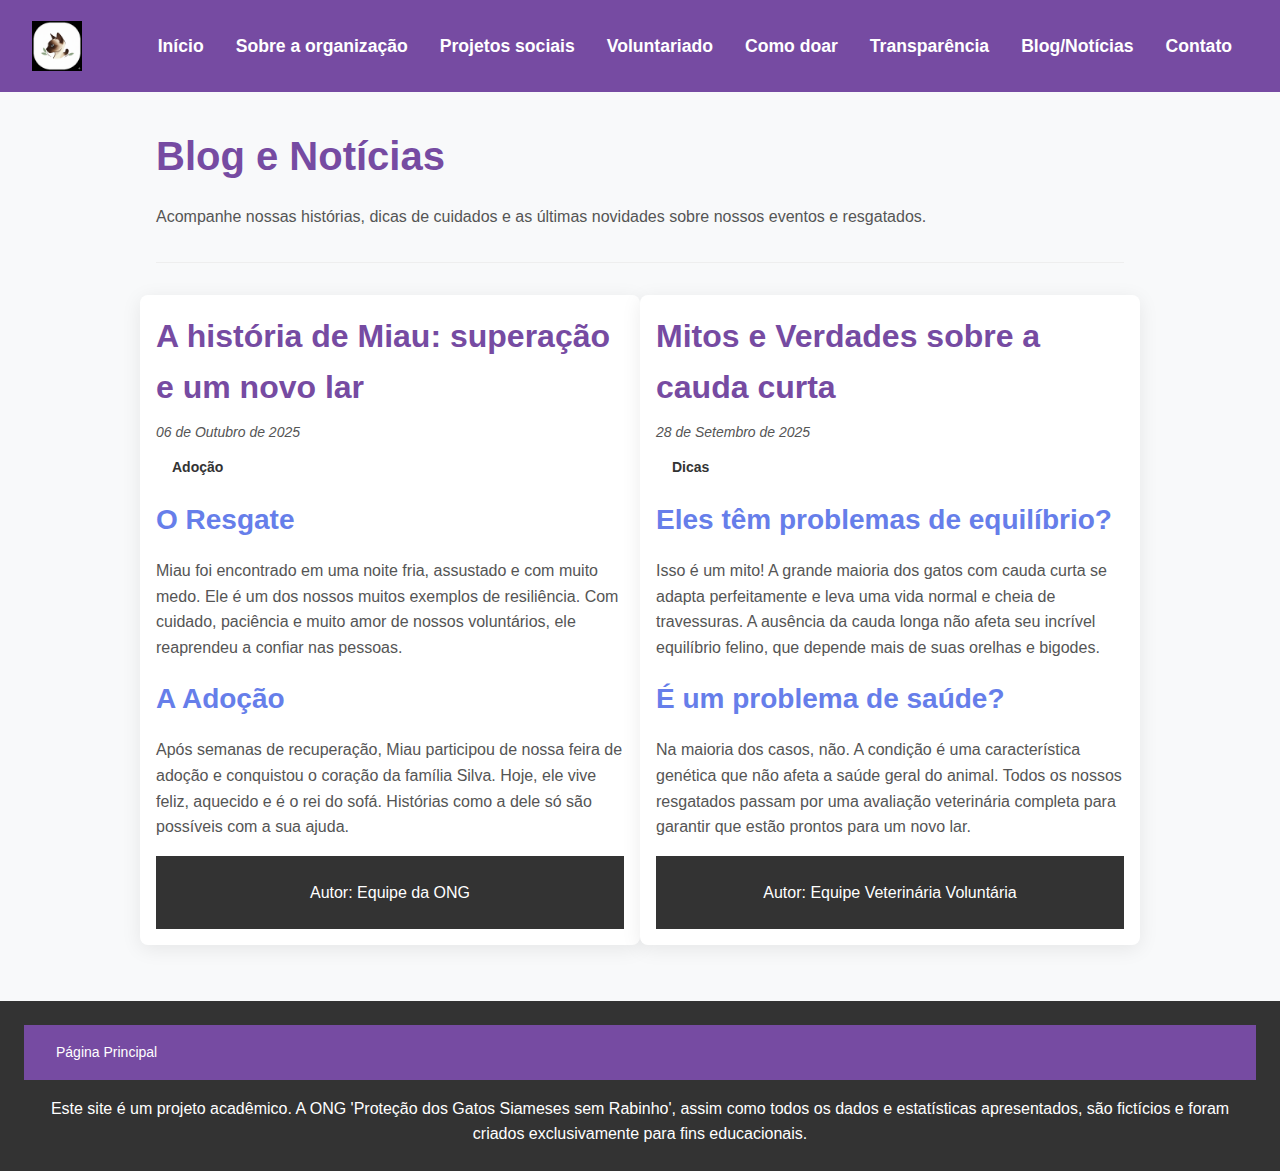
<file: blog.html>
<!DOCTYPE html>
<html lang="pt-BR">
        <head>
    <meta charset="UTF-8">
    <meta name="viewport" content="width=device-width, initial-scale=1.0">
    <title>Blog - ONG Gatos Siameses sem Rabinho</title>
    <link rel="icon" href="img/logomini.png" type="image/png">
    
    <link rel="stylesheet" href="css/styles.css">

</head>
<body>

    <nav>
        <a href="index.html" class="logo-nav">
            <img src="img/logomini.png" alt="Logo Mini da ONG">
        </a>
        
        <h2>Menu Principal</h2>
        
        <ul>
            <li><a href="index.html">Início</a></li>
            <li><a href="sobre.html">Sobre a organização</a></li>
            <li><a href="projetos.html">Projetos sociais</a></li>
            <li><a href="voluntariado.html">Voluntariado</a></li>
            <li><a href="doacoes.html">Como doar</a></li>
            <li><a href="transparencia.html">Transparência</a></li>
            <li><a href="blog.html">Blog/Notícias</a></li>
            <li><a href="contato.html">Contato</a></li>
        </ul>

        <button class="menu-hamburguer" onclick="toggleMenu()">&#9776;</button>

    </nav>

    <ul class="nav-links-mobile" id="nav-links-mobile">
        <li><a href="index.html">Início</a></li>
        <li><a href="sobre.html">Sobre a organização</a></li>
        <li><a href="projetos.html">Projetos sociais</a></li>
        <li><a href="voluntariado.html">Voluntariado</a></li>
        <li><a href="doacoes.html">Como doar</a></li>
        <li><a href="transparencia.html">Transparência</a></li>
        <li><a href="blog.html">Blog/Notícias</a></li>
        <li><a href="contato.html">Contato</a></li>
    </ul>


    <main>
        <h1>Blog e Notícias</h1>
        <p>Acompanhe nossas histórias, dicas de cuidados e as últimas novidades sobre nossos eventos e resgatados.</p>
        
        <hr>

        <section class="row">

            <article class="card col-md-6">
                <header>
                    <h2>A história de Miau: superação e um novo lar</h2>
                    <time datetime="2025-10-06">06 de Outubro de 2025</time>
                    
                    <div class="tags-container">
                        <span class="badge">Adoção</span>
                    </div>
                </header>
                <section>
                    <h3>O Resgate</h3>
                    <p>Miau foi encontrado em uma noite fria, assustado e com muito medo. Ele é um dos nossos muitos exemplos de resiliência. Com cuidado, paciência e muito amor de nossos voluntários, ele reaprendeu a confiar nas pessoas.</p>
                    <h3>A Adoção</h3>
                    <p>Após semanas de recuperação, Miau participou de nossa feira de adoção e conquistou o coração da família Silva. Hoje, ele vive feliz, aquecido e é o rei do sofá. Histórias como a dele só são possíveis com a sua ajuda.</p>
                </section>
                <footer>
                    <p>Autor: Equipe da ONG</p>
                </footer>
            </article>

            <article class="card col-md-6">
                <header>
                    <h2>Mitos e Verdades sobre a cauda curta</h2>
                    <time datetime="2025-09-28">28 de Setembro de 2025</time>
                    
                    <div class="tags-container">
                        <span class="badge">Dicas</span>
                    </div>
                </header>
                <section>
                    <h3>Eles têm problemas de equilíbrio?</h3>
                    <p>Isso é um mito! A grande maioria dos gatos com cauda curta se adapta perfeitamente e leva uma vida normal e cheia de travessuras. A ausência da cauda longa não afeta seu incrível equilíbrio felino, que depende mais de suas orelhas e bigodes.</p>
                    <h3>É um problema de saúde?</h3>
                    <p>Na maioria dos casos, não. A condição é uma característica genética que não afeta a saúde geral do animal. Todos os nossos resgatados passam por uma avaliação veterinária completa para garantir que estão prontos para um novo lar.</p>
                </section>
                <footer>
                    <p>Autor: Equipe Veterinária Voluntária</p>
                </footer>
            </article>

        </section> </main>

    <footer>
        <nav class="nav-footer">
            <a href="index.html">Página Principal</a>
        </nav>
        <p>Este site é um projeto acadêmico. A ONG 'Proteção dos Gatos Siameses sem Rabinho', assim como todos os dados e estatísticas apresentados, são fictícios e foram criados exclusivamente para fins educacionais.</p>
    </footer>

    <script>
        function toggleMenu() {
            var links = document.getElementById("nav-links-mobile");
            links.classList.toggle("ativo");
        }
    </script>
    
</body>
</html>
</file>
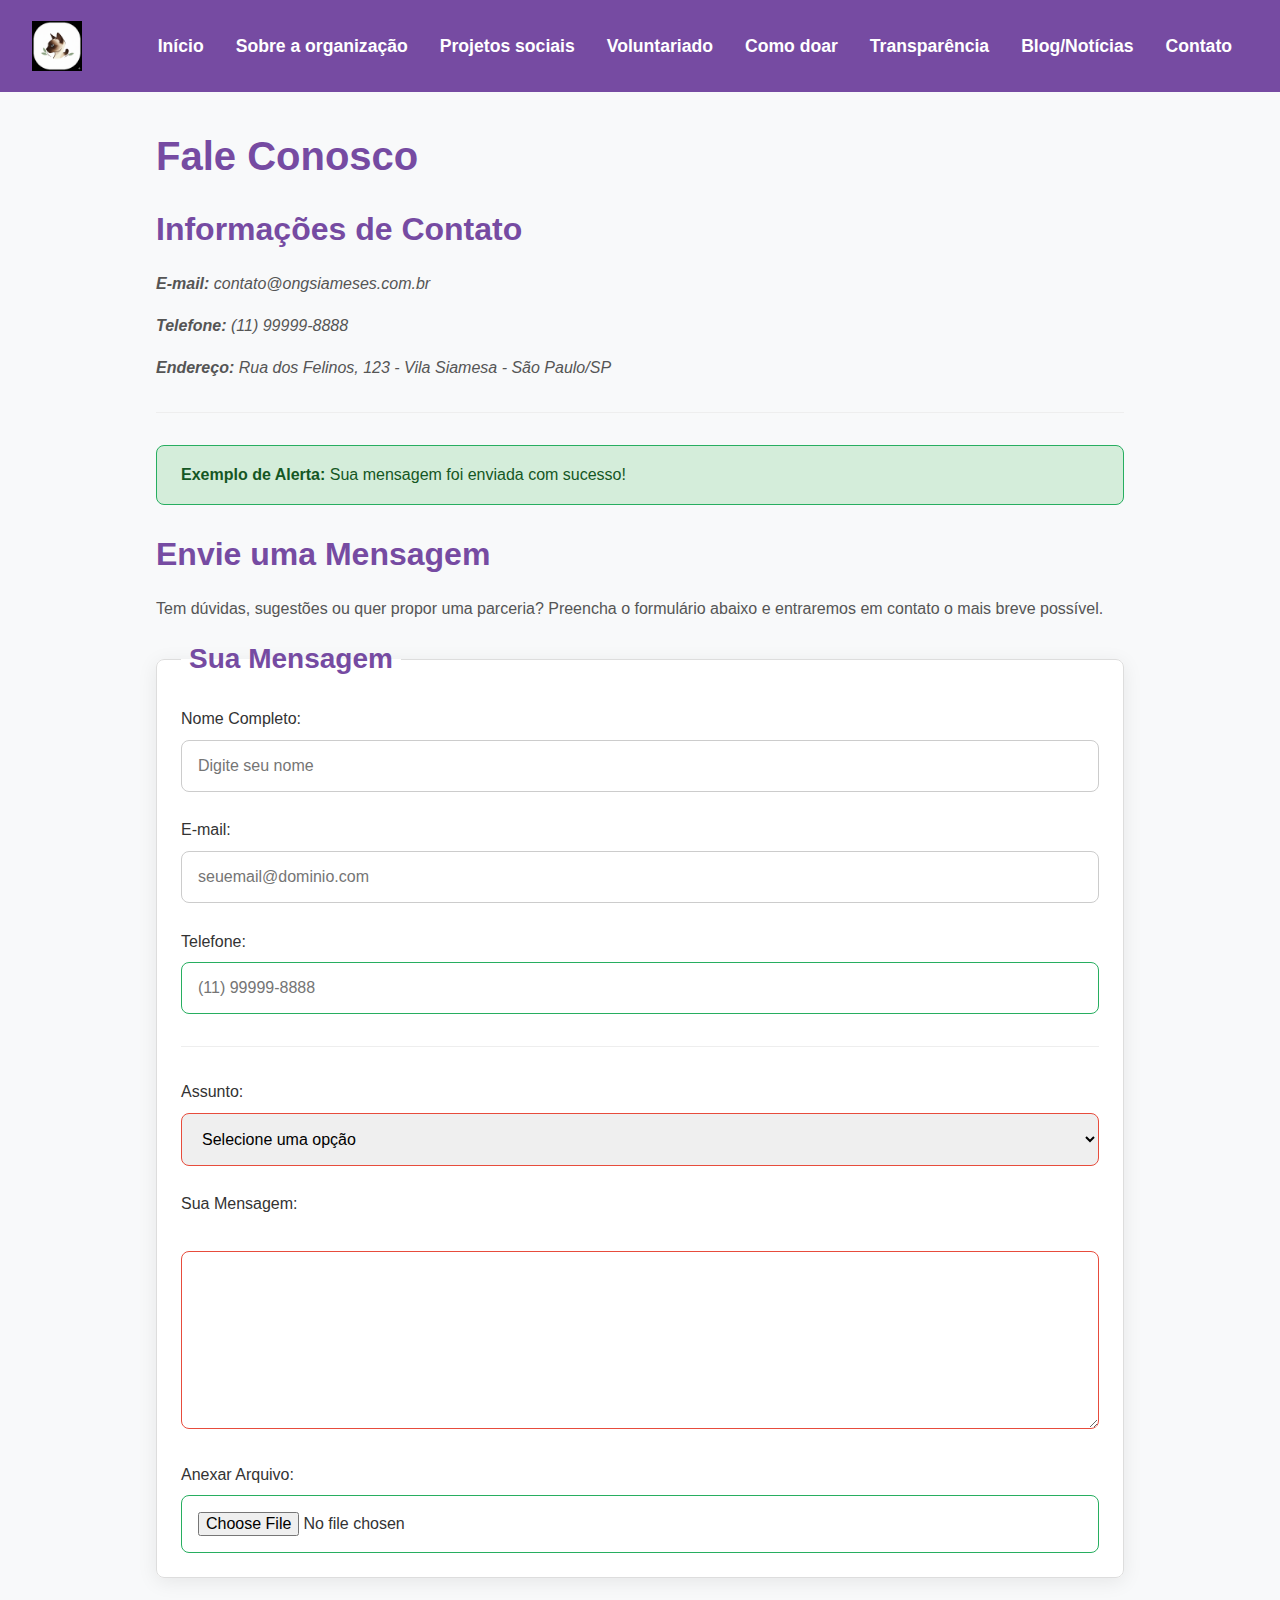
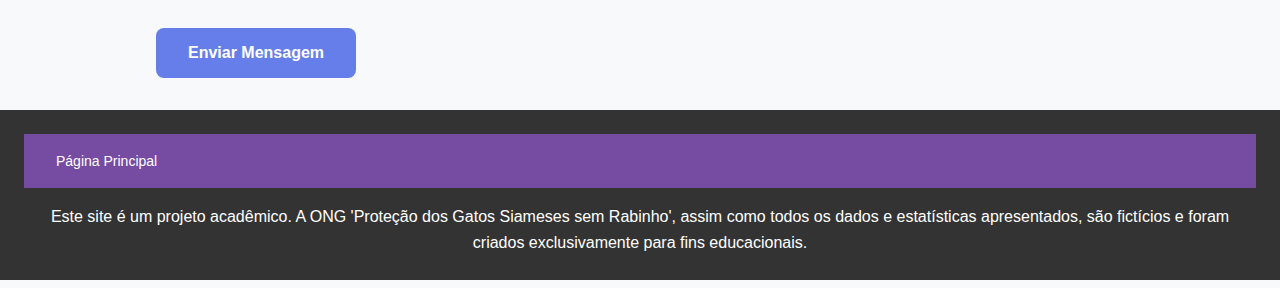
<file: contato.html>
<!DOCTYPE html>
<html lang="pt-BR">
        <head>
    <meta charset="UTF-8">
    <meta name="viewport" content="width=device-width, initial-scale=1.0">
    <title>Contato - ONG Gatos Siameses sem Rabinho</title>
    <link rel="icon" href="img/logomini.png" type="image/png">

    <link rel="stylesheet" href="css/styles.css">
</head>
<body>

    <nav>
        <a href="index.html" class="logo-nav">
            <img src="img/logomini.png" alt="Logo Mini da ONG">
        </a>
        
        <h2>Menu Principal</h2>
        
        <ul>
            <li><a href="index.html">Início</a></li>
            <li><a href="sobre.html">Sobre a organização</a></li>
            <li><a href="projetos.html">Projetos sociais</a></li>
            <li><a href="voluntariado.html">Voluntariado</a></li>
            <li><a href="doacoes.html">Como doar</a></li>
            <li><a href="transparencia.html">Transparência</a></li>
            <li><a href="blog.html">Blog/Notícias</a></li>
            <li><a href="contato.html">Contato</a></li>
        </ul>

        <button class="menu-hamburguer" onclick="toggleMenu()">&#9776;</button>

    </nav>

    <ul class="nav-links-mobile" id="nav-links-mobile">
        <li><a href="index.html">Início</a></li>
        <li><a href="sobre.html">Sobre a organização</a></li>
        <li><a href="projetos.html">Projetos sociais</a></li>
        <li><a href="voluntariado.html">Voluntariado</a></li>
        <li><a href="doacoes.html">Como doar</a></li>
        <li><a href="transparencia.html">Transparência</a></li>
        <li><a href="blog.html">Blog/Notícias</a></li>
        <li><a href="contato.html">Contato</a></li>
    </ul>

    <main>
        <h1>Fale Conosco</h1>

        <section>
            <h2>Informações de Contato</h2>
            <address>
                <p><strong>E-mail:</strong> contato@ongsiameses.com.br</p>
                <p><strong>Telefone:</strong> (11) 99999-8888</p>
                <p><strong>Endereço:</strong> Rua dos Felinos, 123 - Vila Siamesa - São Paulo/SP</p>
            </address>
        </section>

        <hr>

        <section>

            <div class="alert alert-sucesso">
                <strong>Exemplo de Alerta:</strong> Sua mensagem foi enviada com sucesso!
            </div>

            <h2>Envie uma Mensagem</h2>
            <p>Tem dúvidas, sugestões ou quer propor uma parceria? Preencha o formulário abaixo e entraremos em contato o mais breve possível.</p>
            
            <form action="#" method="post" enctype="multipart/form-data">
                <fieldset>
                    <legend>Sua Mensagem</legend>
                    <label for="nome_cont">Nome Completo:</label>
                    <input type="text" id="nome_cont" name="nome_cont" placeholder="Digite seu nome" required>
                    <br><br>
                    <label for="email_cont">E-mail:</label>
                    <input type="email" id="email_cont" name="email_cont" placeholder="seuemail@dominio.com" required>
                    <br><br>
                    <label for="tel_cont">Telefone:</label>
                    <input type="tel" id="tel_cont" name="tel_cont" placeholder="(11) 99999-8888">
                    
                    <hr>

                    <label for="assunto">Assunto:</label>
                    <select id="assunto" name="assunto" required>
                        <option value="" disabled selected>Selecione uma opção</option>
                        <option value="doacoes">Doações</option>
                        <option value="voluntariado">Voluntariado</option>
                        <option value="parcerias">Parcerias</option>
                        <option value="outro">Outro</option>
                    </select>
                    <br><br>

                    <label for="mensagem">Sua Mensagem:</label><br>
                    <textarea id="mensagem" name="mensagem" rows="8" cols="50" required></textarea>
                    <br><br>

                    <label for="anexo">Anexar Arquivo:</label>
                    <input type="file" id="anexo" name="anexo">
                    <br>
                </fieldset>
                
                <br>
                <button type="submit" class="botao">Enviar Mensagem</button>
            </form>
        </section>

    </main>

    <footer>
        <nav class="nav-footer">
            <a href="index.html">Página Principal</a>
        </nav>
        <p>Este site é um projeto acadêmico. A ONG 'Proteção dos Gatos Siameses sem Rabinho', assim como todos os dados e estatísticas apresentados, são fictícios e foram criados exclusivamente para fins educacionais.</p>
    </footer>

    <script>
        function toggleMenu() {
            var links = document.getElementById("nav-links-mobile");
            links.classList.toggle("ativo");
        }
    </script>
    
</body>
</html>
</file>
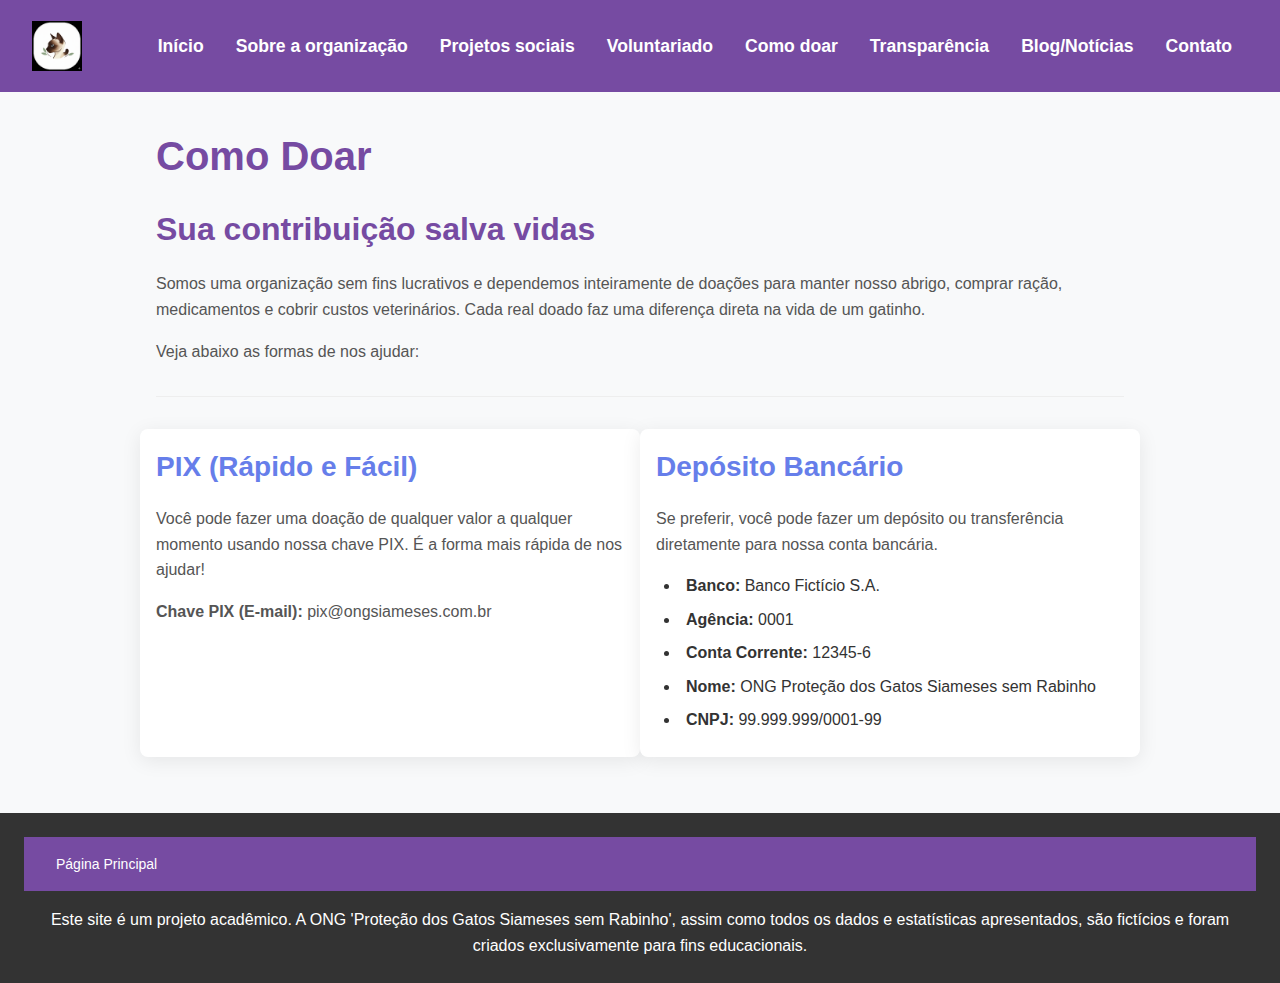
<file: doacoes.html>
<!DOCTYPE html>
<html lang="pt-BR">
        <head>
    <meta charset="UTF-8">
    <meta name="viewport" content="width=device-width, initial-scale=1.0">
    <title>Como Doar - ONG Gatos Siameses sem Rabinho</title>
    <link rel="icon" href="img/logomini.png" type="image/png">

    <link rel="stylesheet" href="css/styles.css">
</head>
<body>
    
    <nav>
        <a href="index.html" class="logo-nav">
            <img src="img/logomini.png" alt="Logo Mini da ONG">
        </a>
        
        <h2>Menu Principal</h2>
        
        <ul>
            <li><a href="index.html">Início</a></li>
            <li><a href="sobre.html">Sobre a organização</a></li>
            <li><a href="projetos.html">Projetos sociais</a></li>
            <li><a href="voluntariado.html">Voluntariado</a></li>
            <li><a href="doacoes.html">Como doar</a></li>
            <li><a href="transparencia.html">Transparência</a></li>
            <li><a href="blog.html">Blog/Notícias</a></li>
            <li><a href="contato.html">Contato</a></li>
        </ul>

        <button class="menu-hamburguer" onclick="toggleMenu()">&#9776;</button>

    </nav>

    <ul class="nav-links-mobile" id="nav-links-mobile">
        <li><a href="index.html">Início</a></li>
        <li><a href="sobre.html">Sobre a organização</a></li>
        <li><a href="projetos.html">Projetos sociais</a></li>
        <li><a href="voluntariado.html">Voluntariado</a></li>
        <li><a href="doacoes.html">Como doar</a></li>
        <li><a href="transparencia.html">Transparência</a></li>
        <li><a href="blog.html">Blog/Notícias</a></li>
        <li><a href="contato.html">Contato</a></li>
    </ul>

    <main>
        <h1>Como Doar</h1>

        <section>
            <h2>Sua contribuição salva vidas</h2>
            <p>Somos uma organização sem fins lucrativos e dependemos inteiramente de doações para manter nosso abrigo, comprar ração, medicamentos e cobrir custos veterinários. Cada real doado faz uma diferença direta na vida de um gatinho.</p>
            <p>Veja abaixo as formas de nos ajudar:</p>
        </section>

        <hr>

        <section class="row">
            
            <article class="card col-md-6">
                <h3>PIX (Rápido e Fácil)</h3>
                <p>Você pode fazer uma doação de qualquer valor a qualquer momento usando nossa chave PIX. É a forma mais rápida de nos ajudar!</p>
                <p><strong>Chave PIX (E-mail):</strong> pix@ongsiameses.com.br</p>
            </article>

            <article class="card col-md-6">
                <h3>Depósito Bancário</h3>
                <p>Se preferir, você pode fazer um depósito ou transferência diretamente para nossa conta bancária.</p>
                <ul>
                    <li><strong>Banco:</strong> Banco Fictício S.A.</li>
                    <li><strong>Agência:</strong> 0001</li>
                    <li><strong>Conta Corrente:</strong> 12345-6</li>
                    <li><strong>Nome:</strong> ONG Proteção dos Gatos Siameses sem Rabinho</li>
                    <li><strong>CNPJ:</strong> 99.999.999/0001-99</li>
                </ul>
            </article>

        </section> </main>

    <footer>
        <nav class="nav-footer">
            <a href="index.html">Página Principal</a>
        </nav>
        <p>Este site é um projeto acadêmico. A ONG 'Proteção dos Gatos Siameses sem Rabinho', assim como todos os dados e estatísticas apresentados, são fictícios e foram criados exclusivamente para fins educacionais.</p>
    </footer>

    <script>
        function toggleMenu() {
            var links = document.getElementById("nav-links-mobile");
            links.classList.toggle("ativo");
        }
    </script>
    
</body>
</html>
</file>
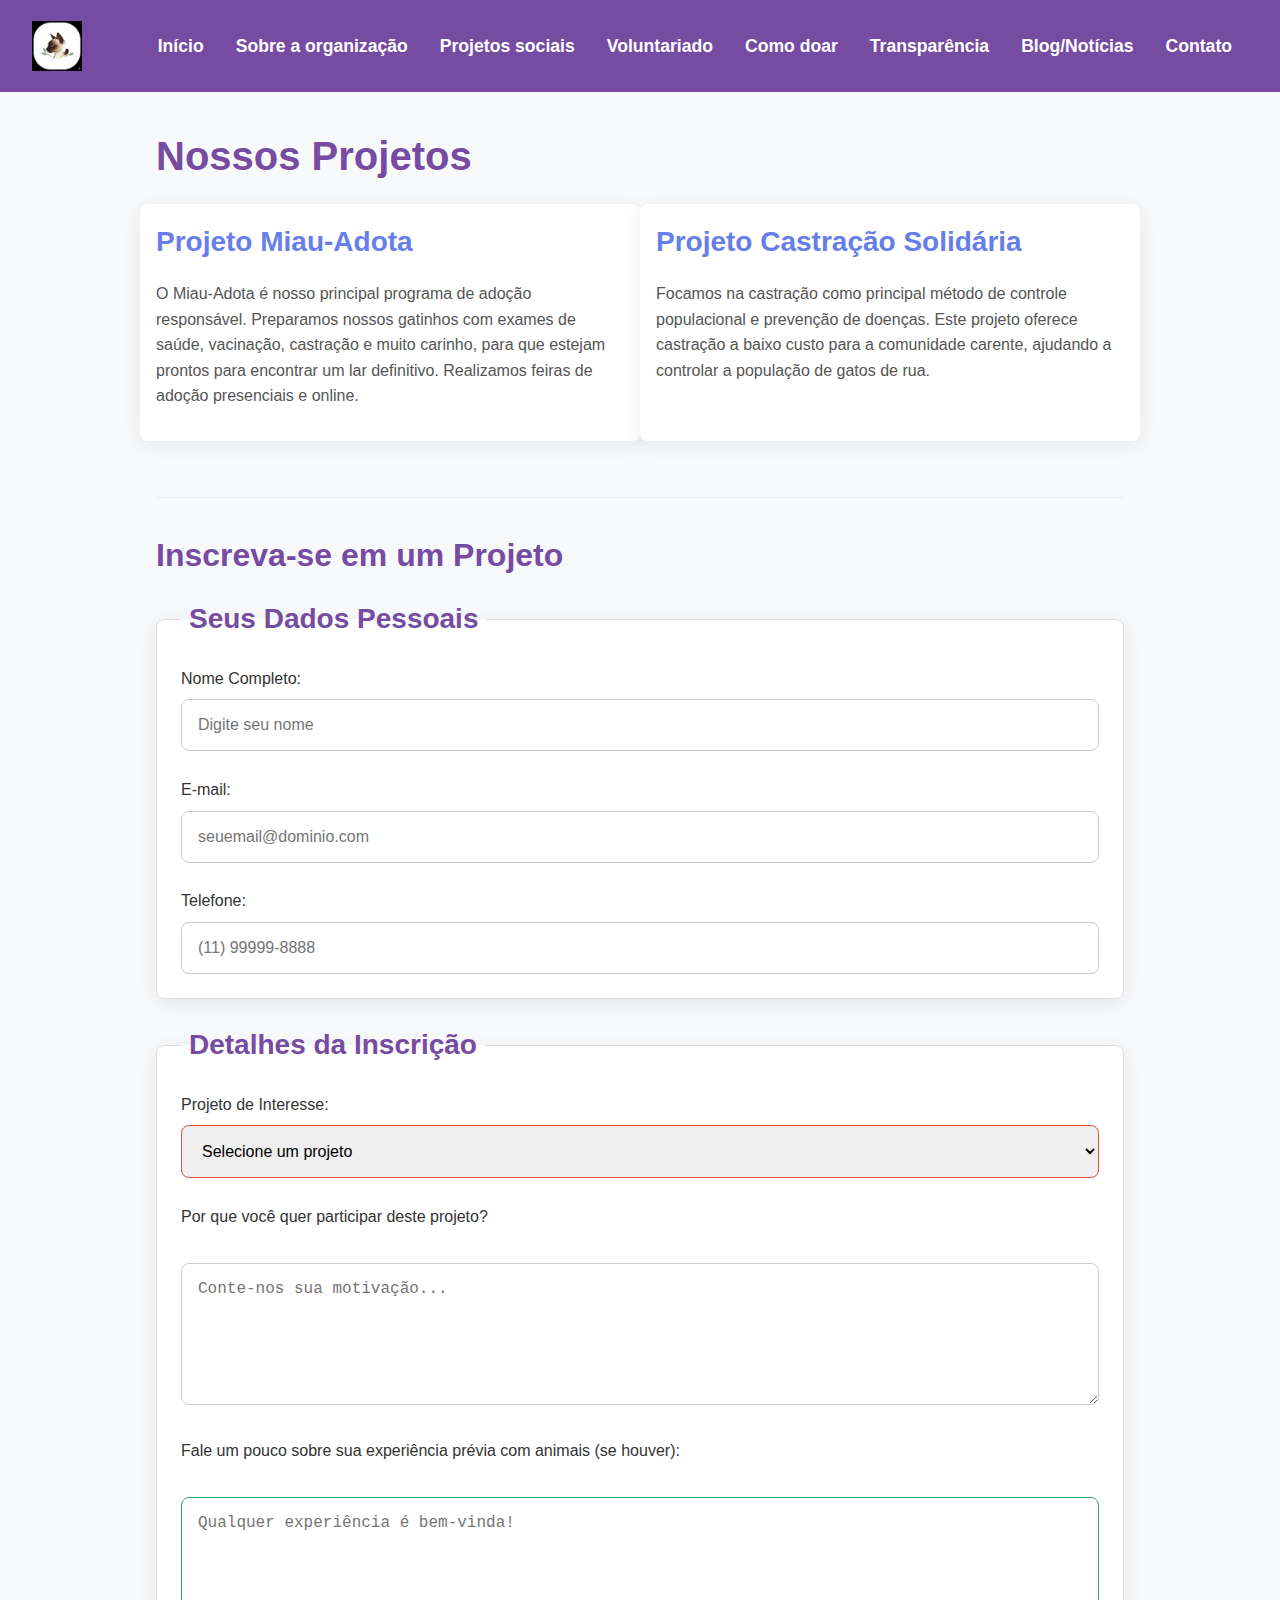
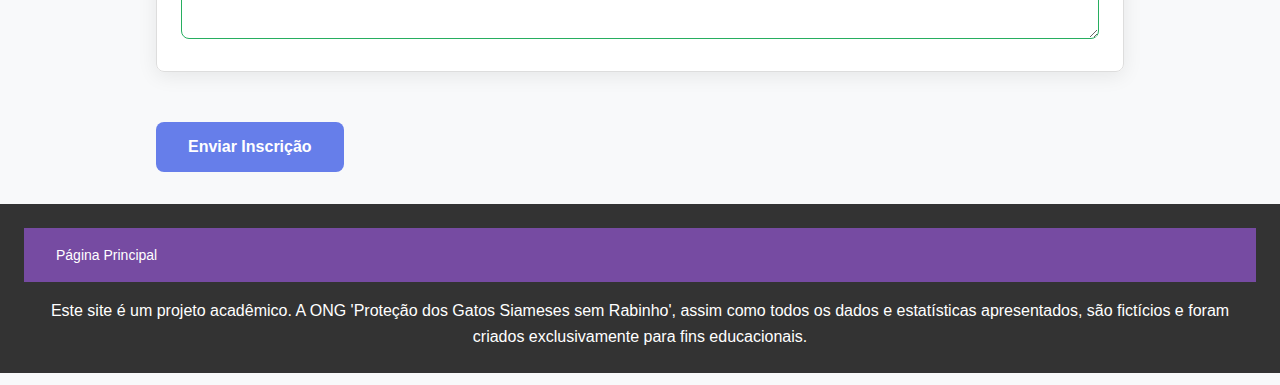
<file: projetos.html>
<!DOCTYPE html>
<html lang="pt-BR">
        <head>
    <meta charset="UTF-8">
    <meta name="viewport" content="width=device-width, initial-scale=1.0">
    <title>Nossos Projetos - ONG Gatos Siameses sem Rabinho</title>
    <link rel="icon" href="img/logomini.png" type="image/png">

    <link rel="stylesheet" href="css/styles.css">
</head>
<body>

    <nav>
        <a href="index.html" class="logo-nav">
            <img src="img/logomini.png" alt="Logo Mini da ONG">
        </a>
        
        <h2>Menu Principal</h2>
        
        <ul>
            <li><a href="index.html">Início</a></li>
            <li><a href="sobre.html">Sobre a organização</a></li>
            <li><a href="projetos.html">Projetos sociais</a></li>
            <li><a href="voluntariado.html">Voluntariado</a></li>
            <li><a href="doacoes.html">Como doar</a></li>
            <li><a href="transparencia.html">Transparência</a></li>
            <li><a href="blog.html">Blog/Notícias</a></li>
            <li><a href="contato.html">Contato</a></li>
        </ul>

        <button class="menu-hamburguer" onclick="toggleMenu()">&#9776;</button>

    </nav>

    <ul class="nav-links-mobile" id="nav-links-mobile">
        <li><a href="index.html">Início</a></li>
        <li><a href="sobre.html">Sobre a organização</a></li>
        <li><a href="projetos.html">Projetos sociais</a></li>
        <li><a href="voluntariado.html">Voluntariado</a></li>
        <li><a href="doacoes.html">Como doar</a></li>
        <li><a href="transparencia.html">Transparência</a></li>
        <li><a href="blog.html">Blog/Notícias</a></li>
        <li><a href="contato.html">Contato</a></li>
    </ul>

    <main>
        <h1>Nossos Projetos</h1>

        <section class="row">

            <article class="card col-md-6">
                <h3>Projeto Miau-Adota</h3>
                <p>O Miau-Adota é nosso principal programa de adoção responsável. Preparamos nossos gatinhos com exames de saúde, vacinação, castração e muito carinho, para que estejam prontos para encontrar um lar definitivo. Realizamos feiras de adoção presenciais e online.</p>
            </article>

            <article class="card col-md-6">
                <h3>Projeto Castração Solidária</h3>
                <p>Focamos na castração como principal método de controle populacional e prevenção de doenças. Este projeto oferece castração a baixo custo para a comunidade carente, ajudando a controlar a população de gatos de rua.</p>
            </article>

        </section> <hr>

        <section>
            <h2>Inscreva-se em um Projeto</h2>
            <form action="#" method="post">
                <fieldset>
                    <legend>Seus Dados Pessoais</legend>
                    <label for="nome_proj">Nome Completo:</label>
                    <input type="text" id="nome_proj" name="nome_proj" placeholder="Digite seu nome" required>
                    <br><br>
                    <label for="email_proj">E-mail:</label>
                    <input type="email" id="email_proj" name="email_proj" placeholder="seuemail@dominio.com" required>
                    <br><br>
                    <label for="tel_proj">Telefone:</label>
                    <input type="tel" id="tel_proj" name="tel_proj" placeholder="(11) 99999-8888" required>
                </fieldset>
                
                <fieldset>
                    <legend>Detalhes da Inscrição</legend>
                    <label for="projeto">Projeto de Interesse:</label>
                    <select id="projeto" name="projeto" required>
                        <option value="" disabled selected>Selecione um projeto</option>
                        <option value="miau-adota">Projeto Miau-Adota</option>
                        <option value="castracao">Projeto Castração Solidária</option>
                    </select>
                    <br><br>

                    <label for="motivacao">Por que você quer participar deste projeto?</label><br>
                    <textarea id="motivacao" name="motivacao" rows="6" cols="50" placeholder="Conte-nos sua motivação..." required></textarea>
                    <br><br>

                    <label for="experiencia">Fale um pouco sobre sua experiência prévia com animais (se houver):</label><br>
                    <textarea id="experiencia" name="experiencia" rows="6" cols="50" placeholder="Qualquer experiência é bem-vinda!"></textarea>
                    <br>
                </fieldset>
                <br>
                
                <button type="submit" class="botao">Enviar Inscrição</button>
            </form>
        </section>

    </main>

    <footer>
        <nav class="nav-footer">
            <a href="index.html">Página Principal</a>
        </nav>
        <p>Este site é um projeto acadêmico. A ONG 'Proteção dos Gatos Siameses sem Rabinho', assim como todos os dados e estatísticas apresentados, são fictícios e foram criados exclusivamente para fins educacionais.</p>
    </footer>

    <script>
        function toggleMenu() {
            var links = document.getElementById("nav-links-mobile");
            links.classList.toggle("ativo");
        }
    </script>
    
</body>
</html>
</file>
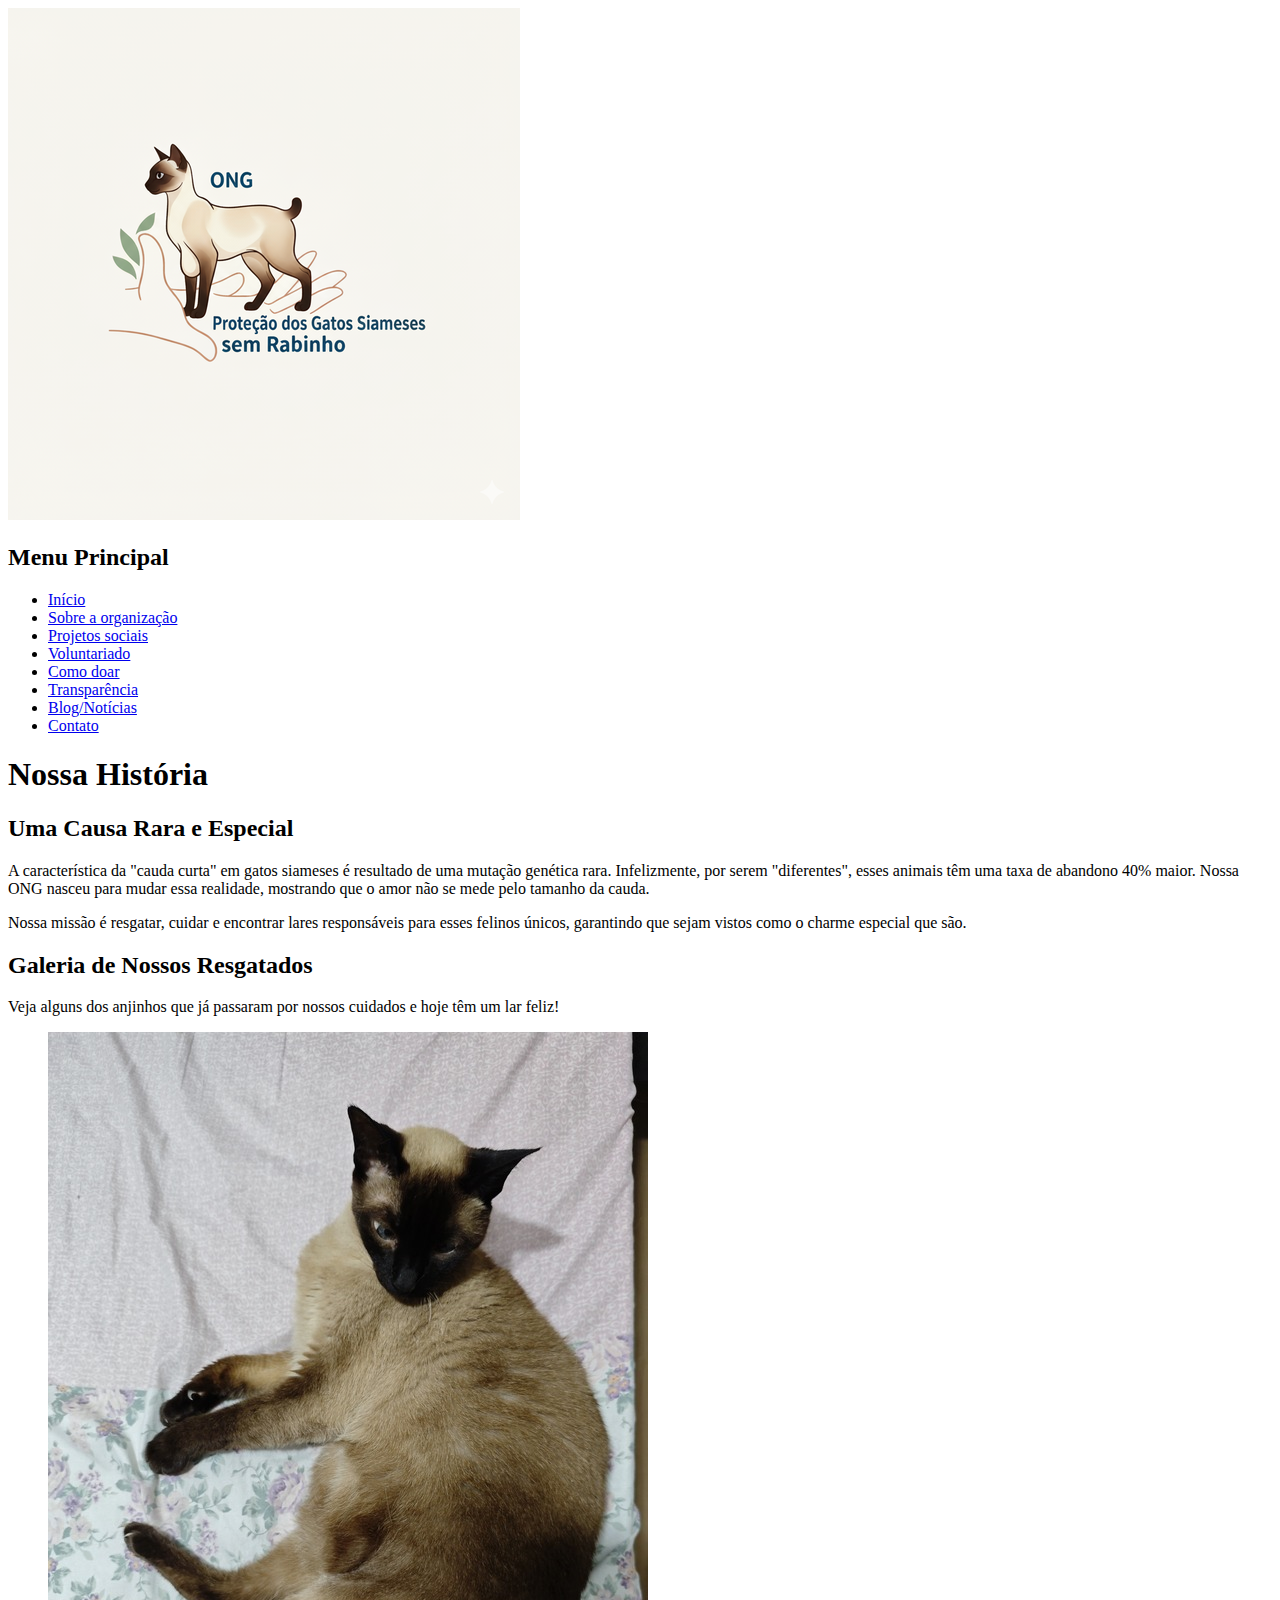
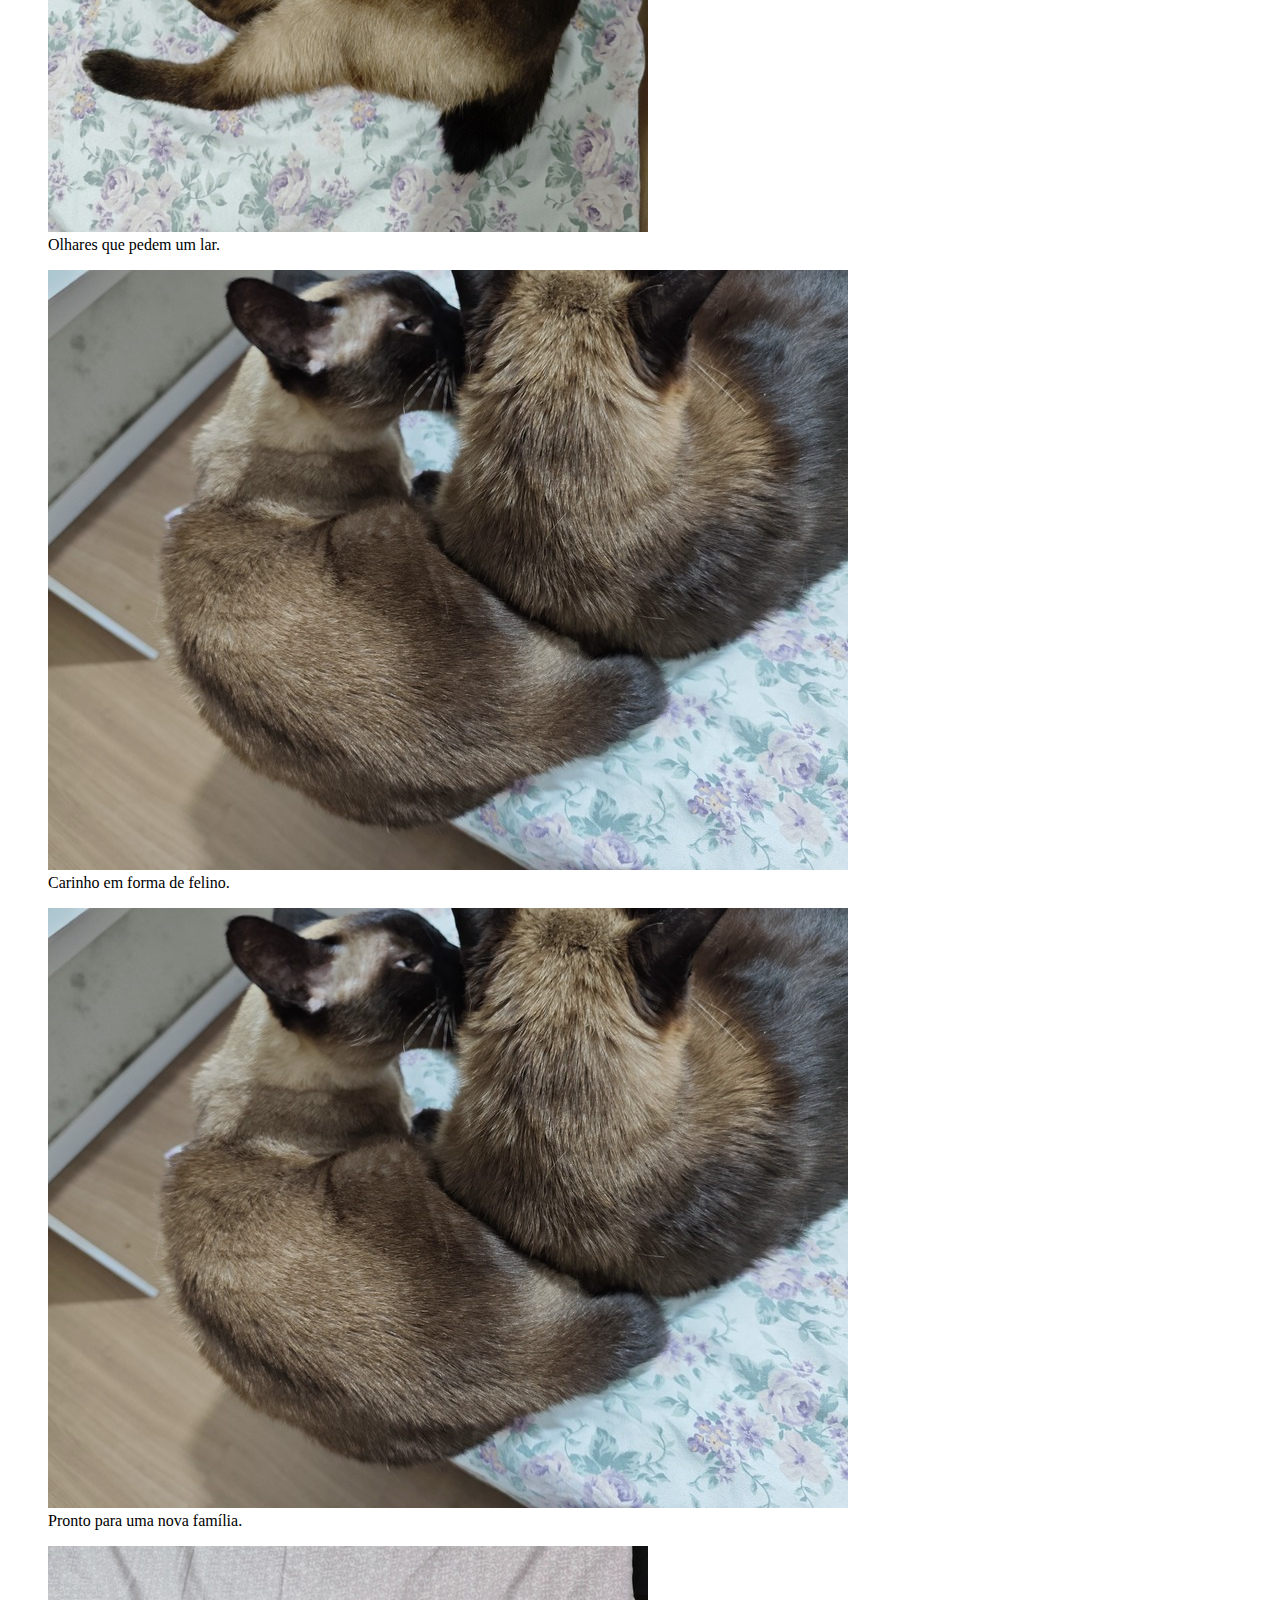
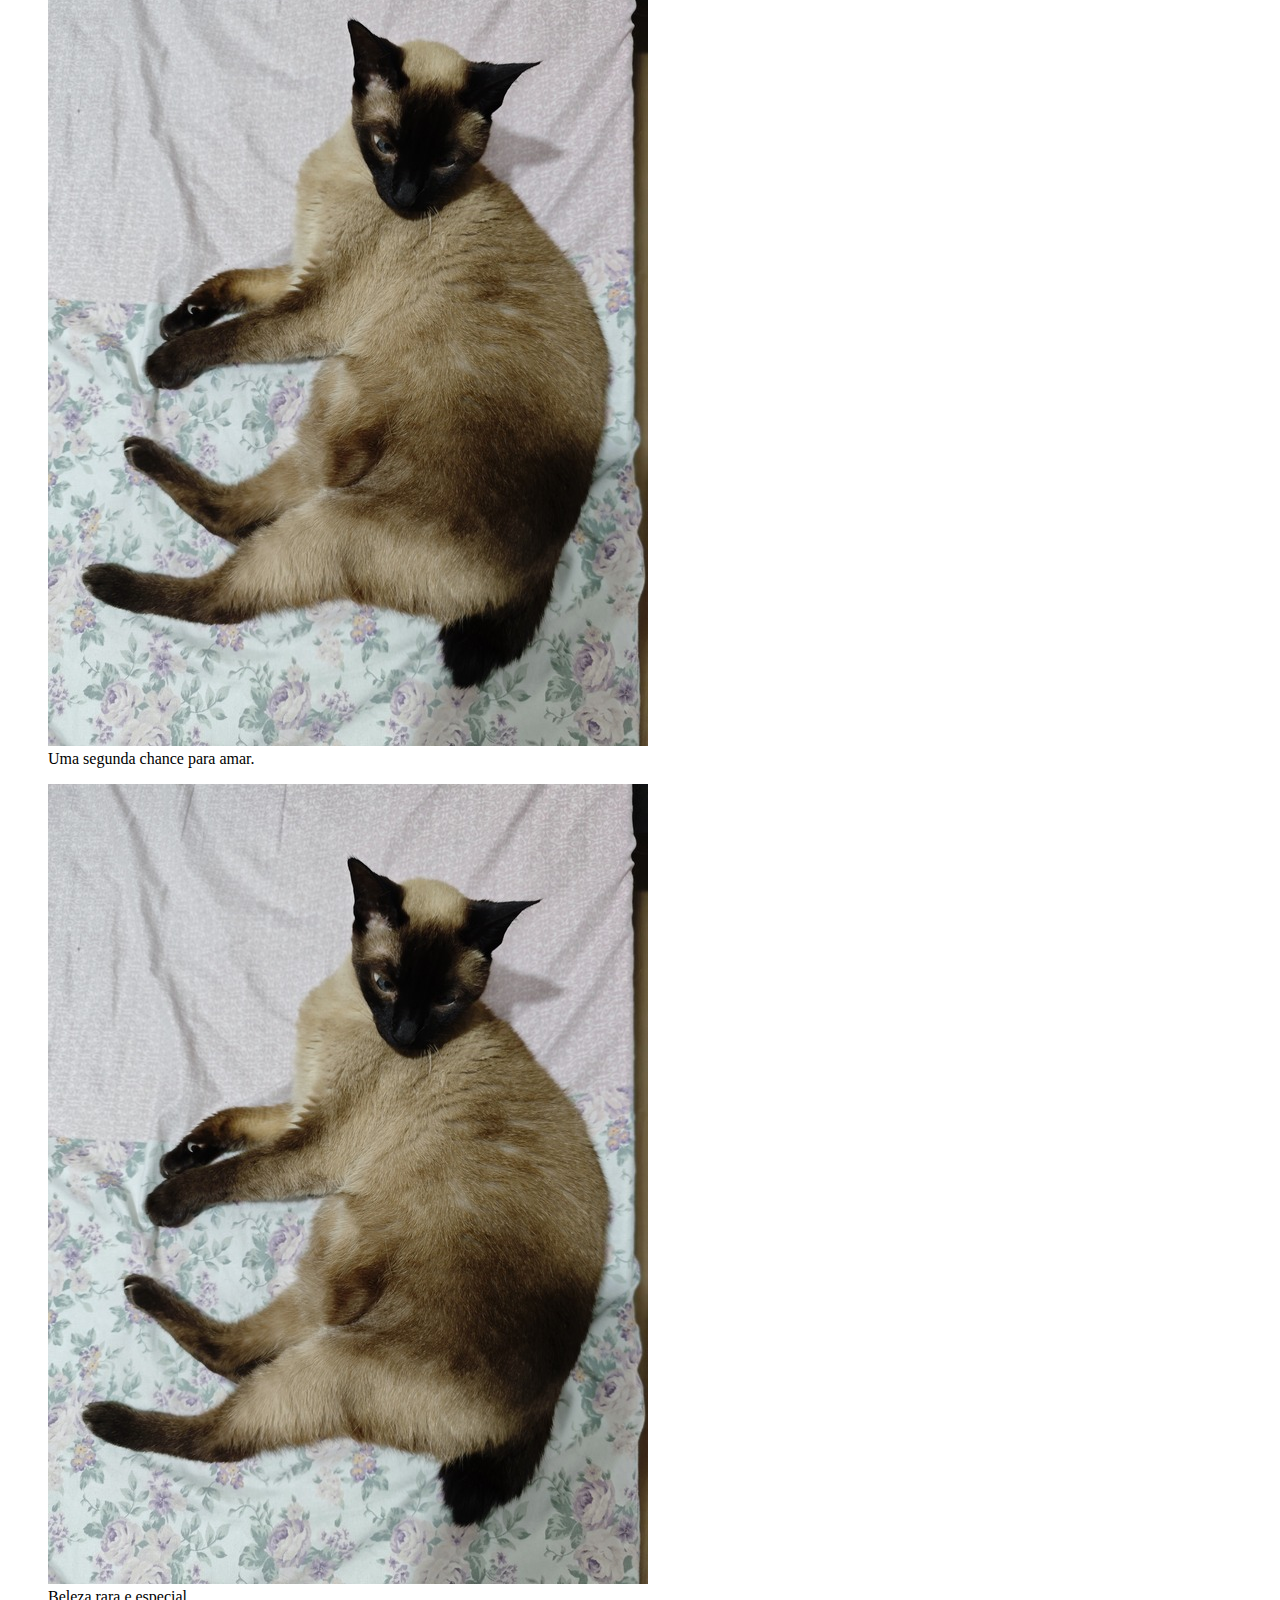
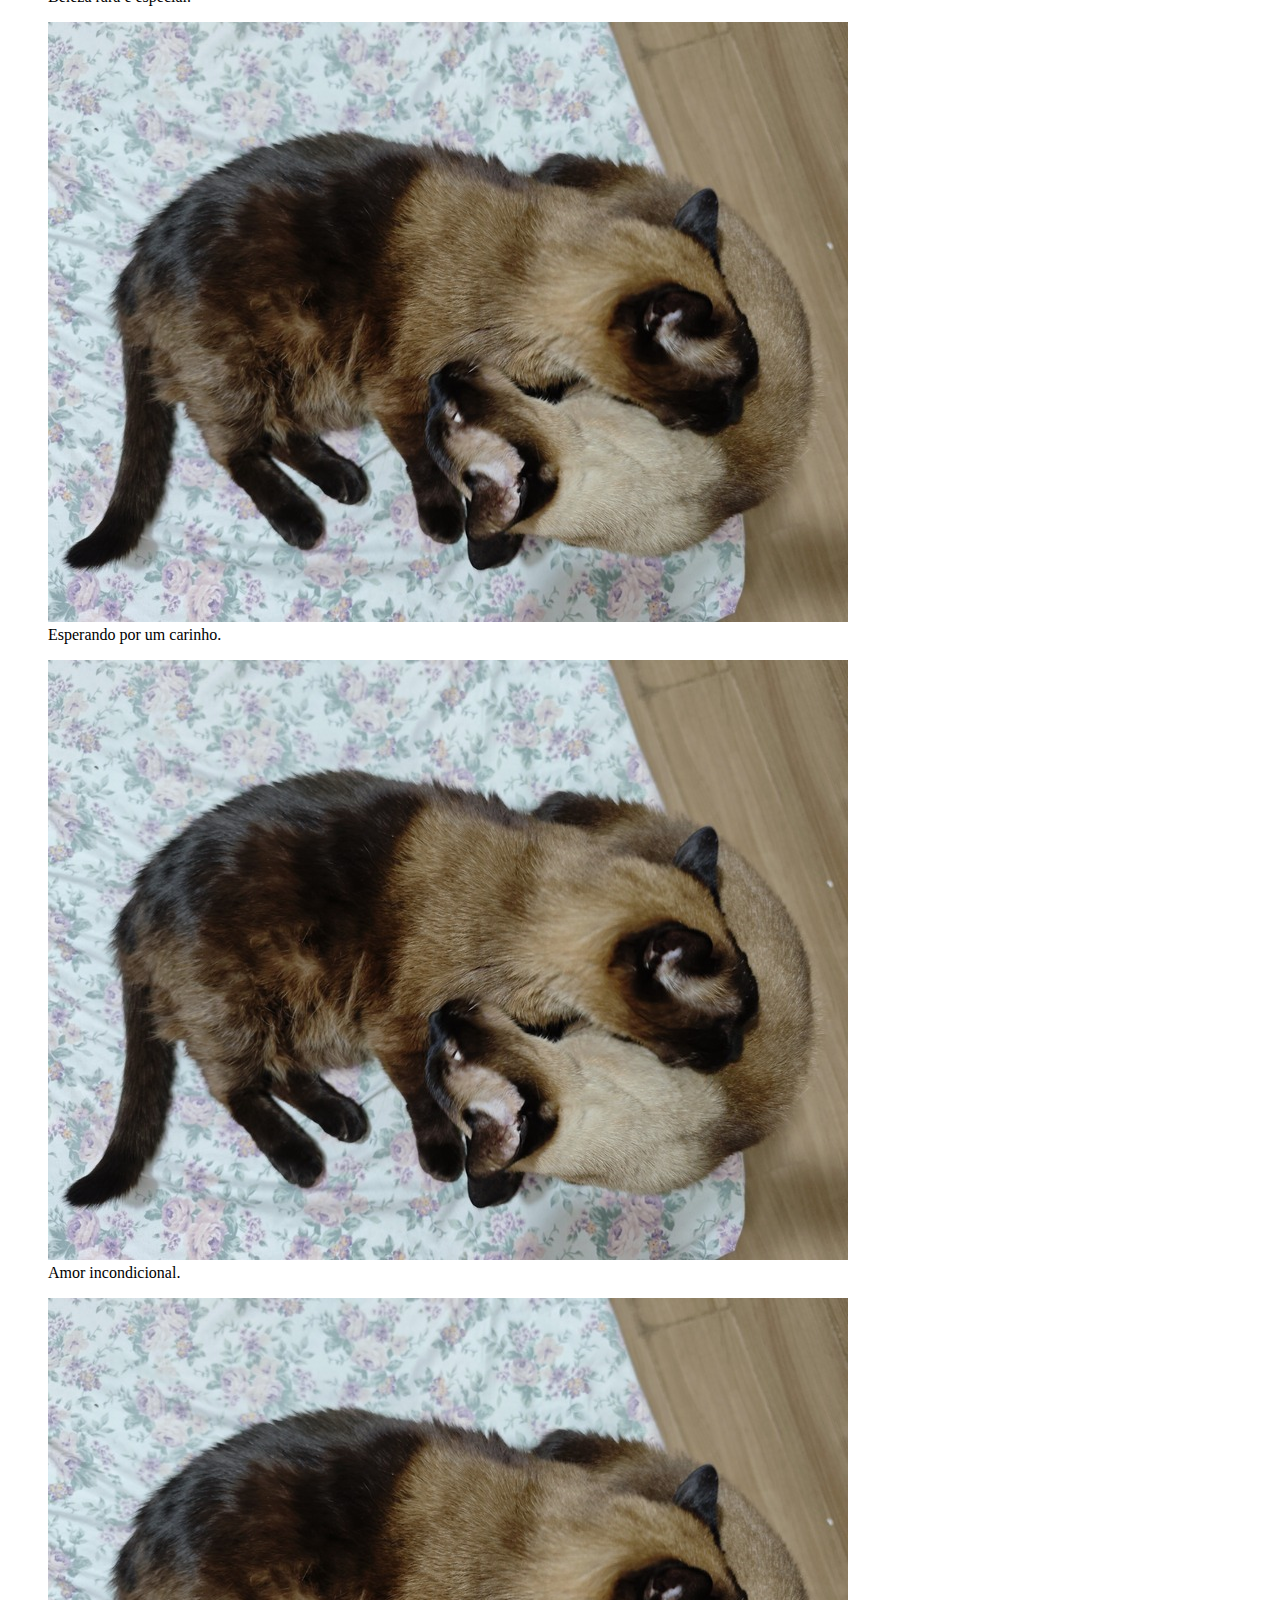
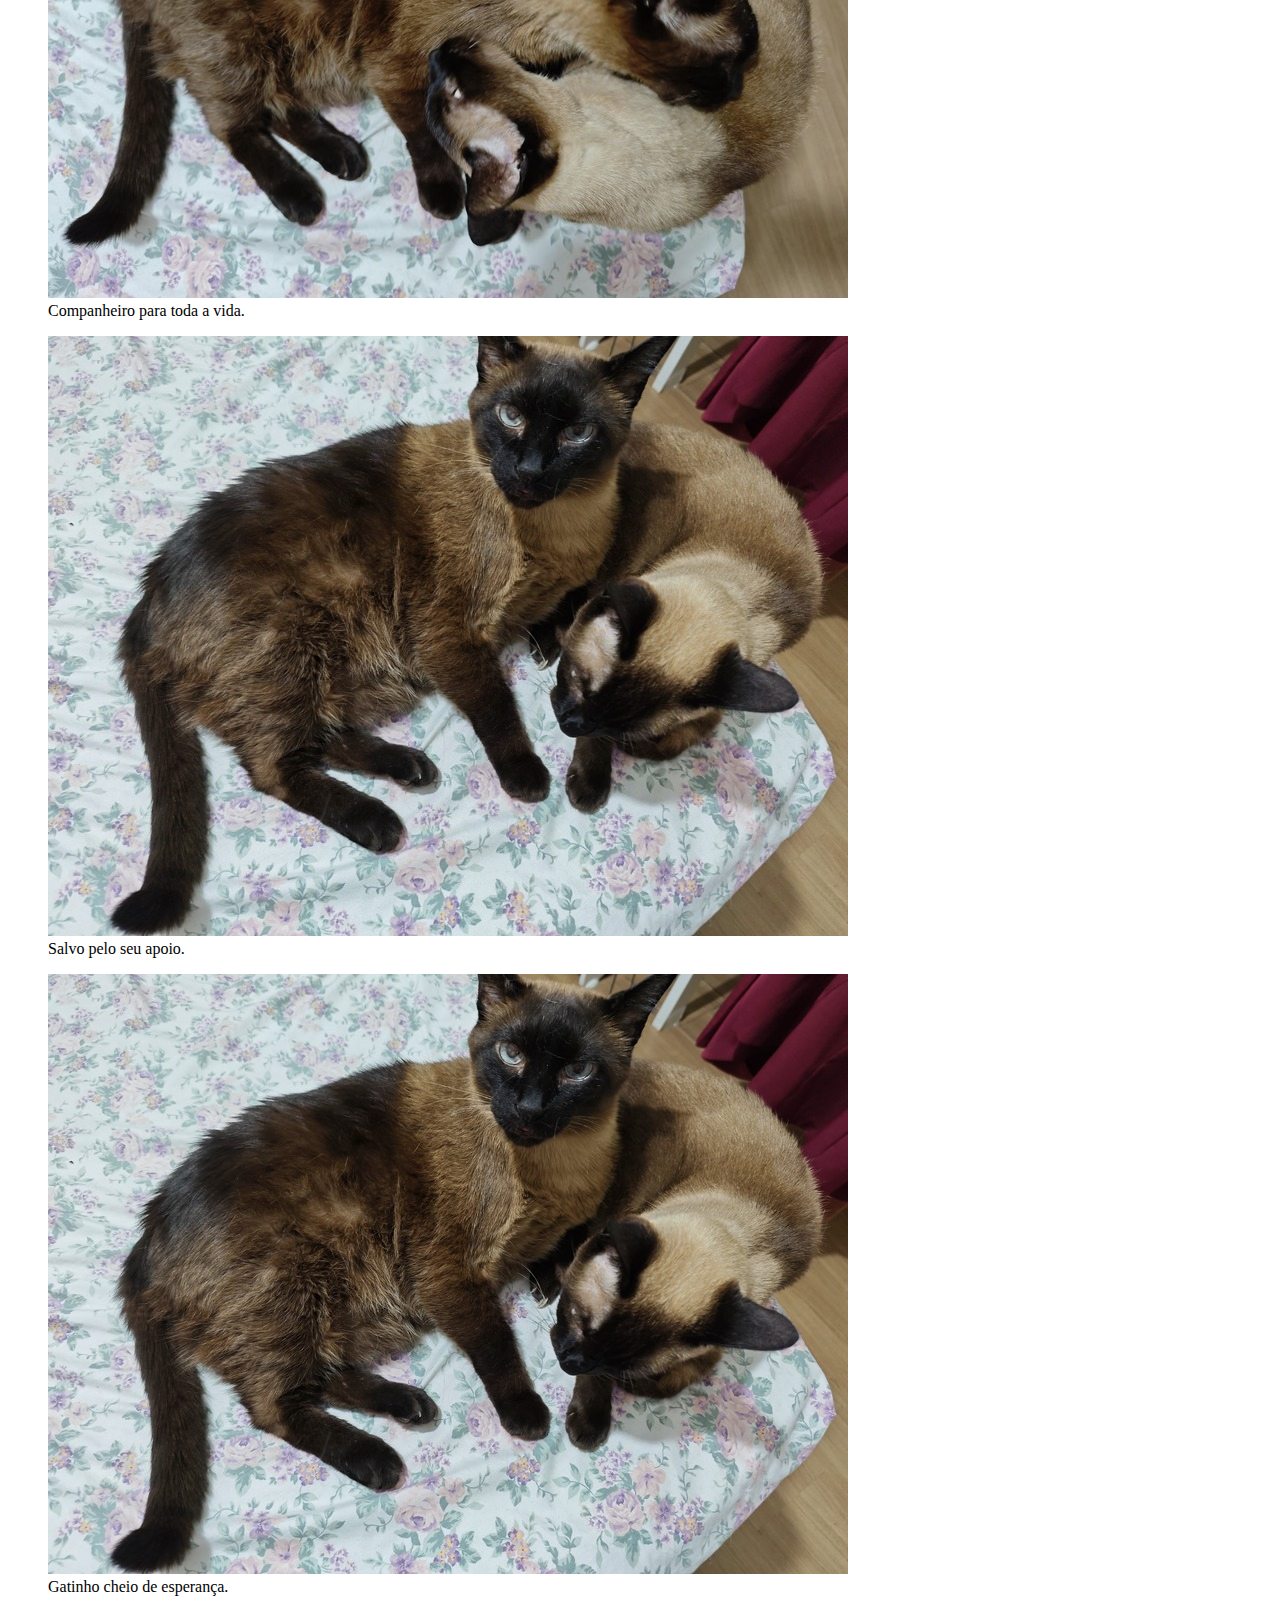
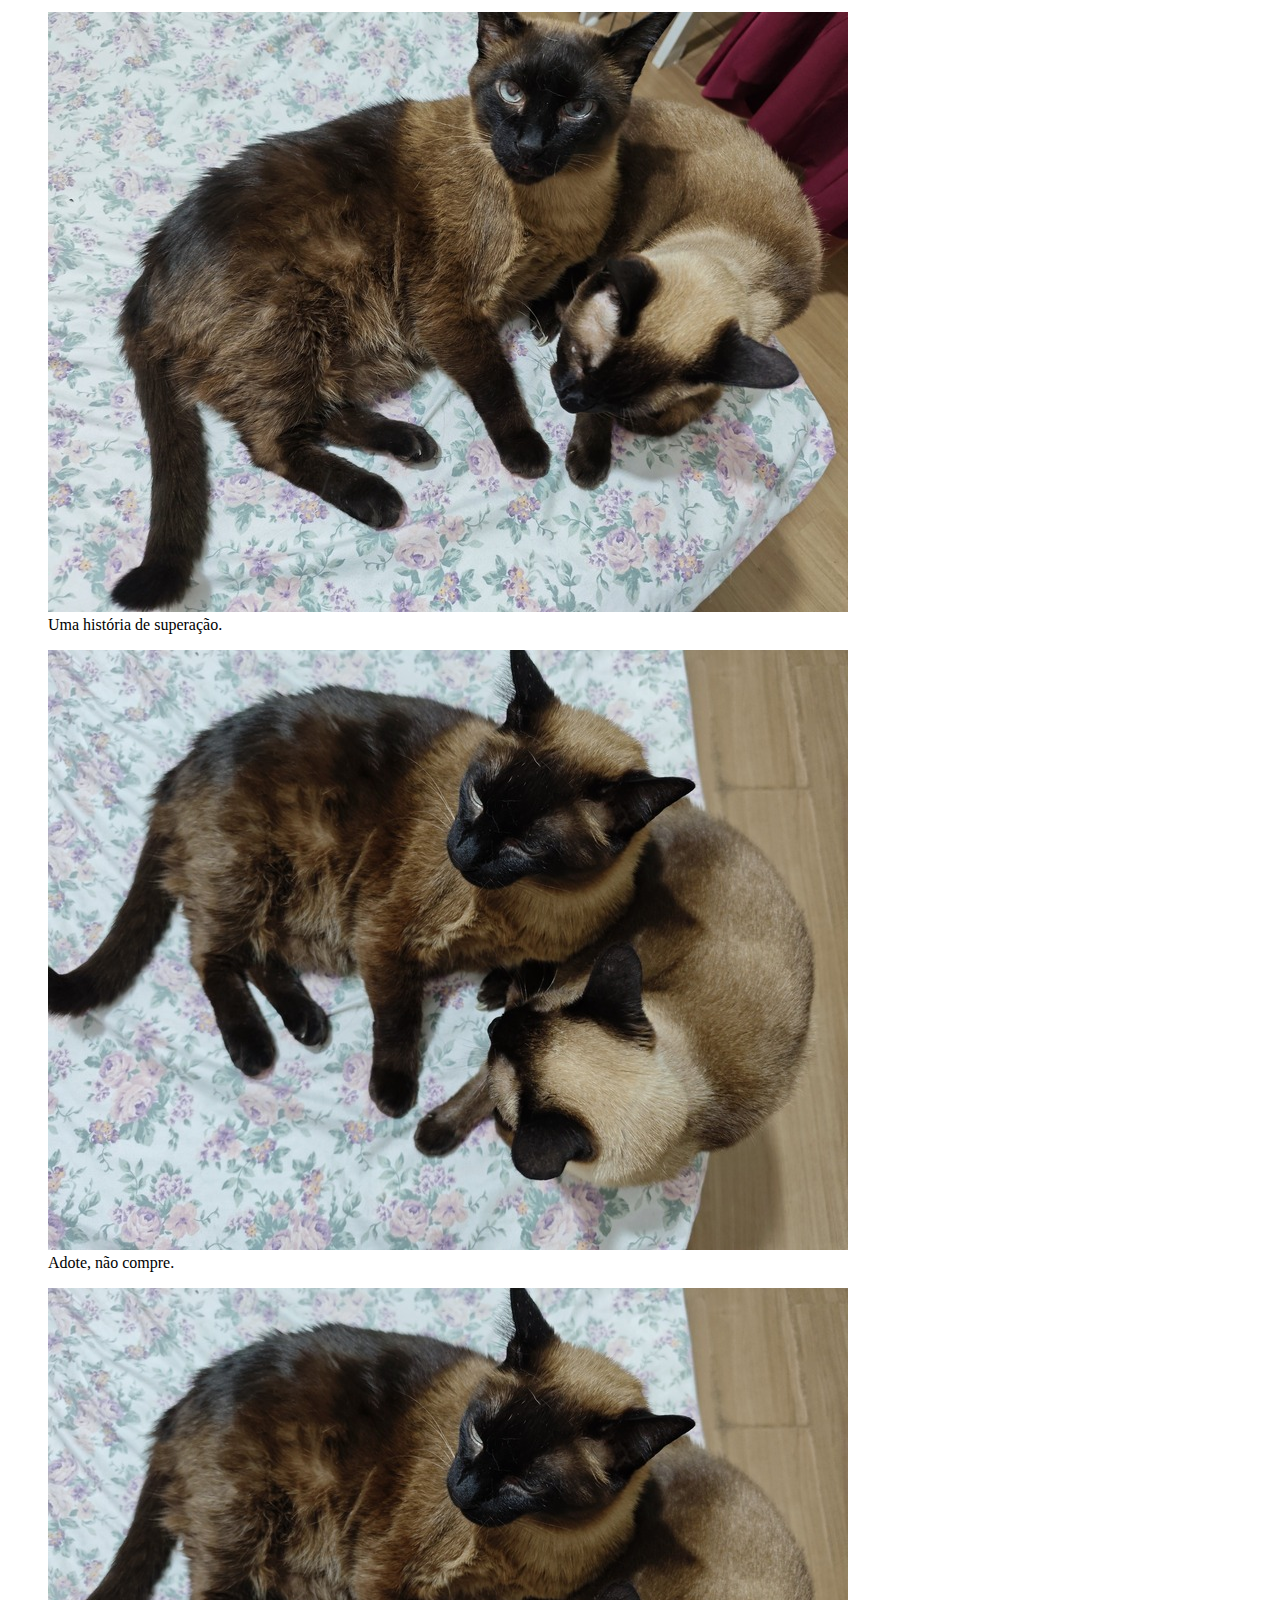
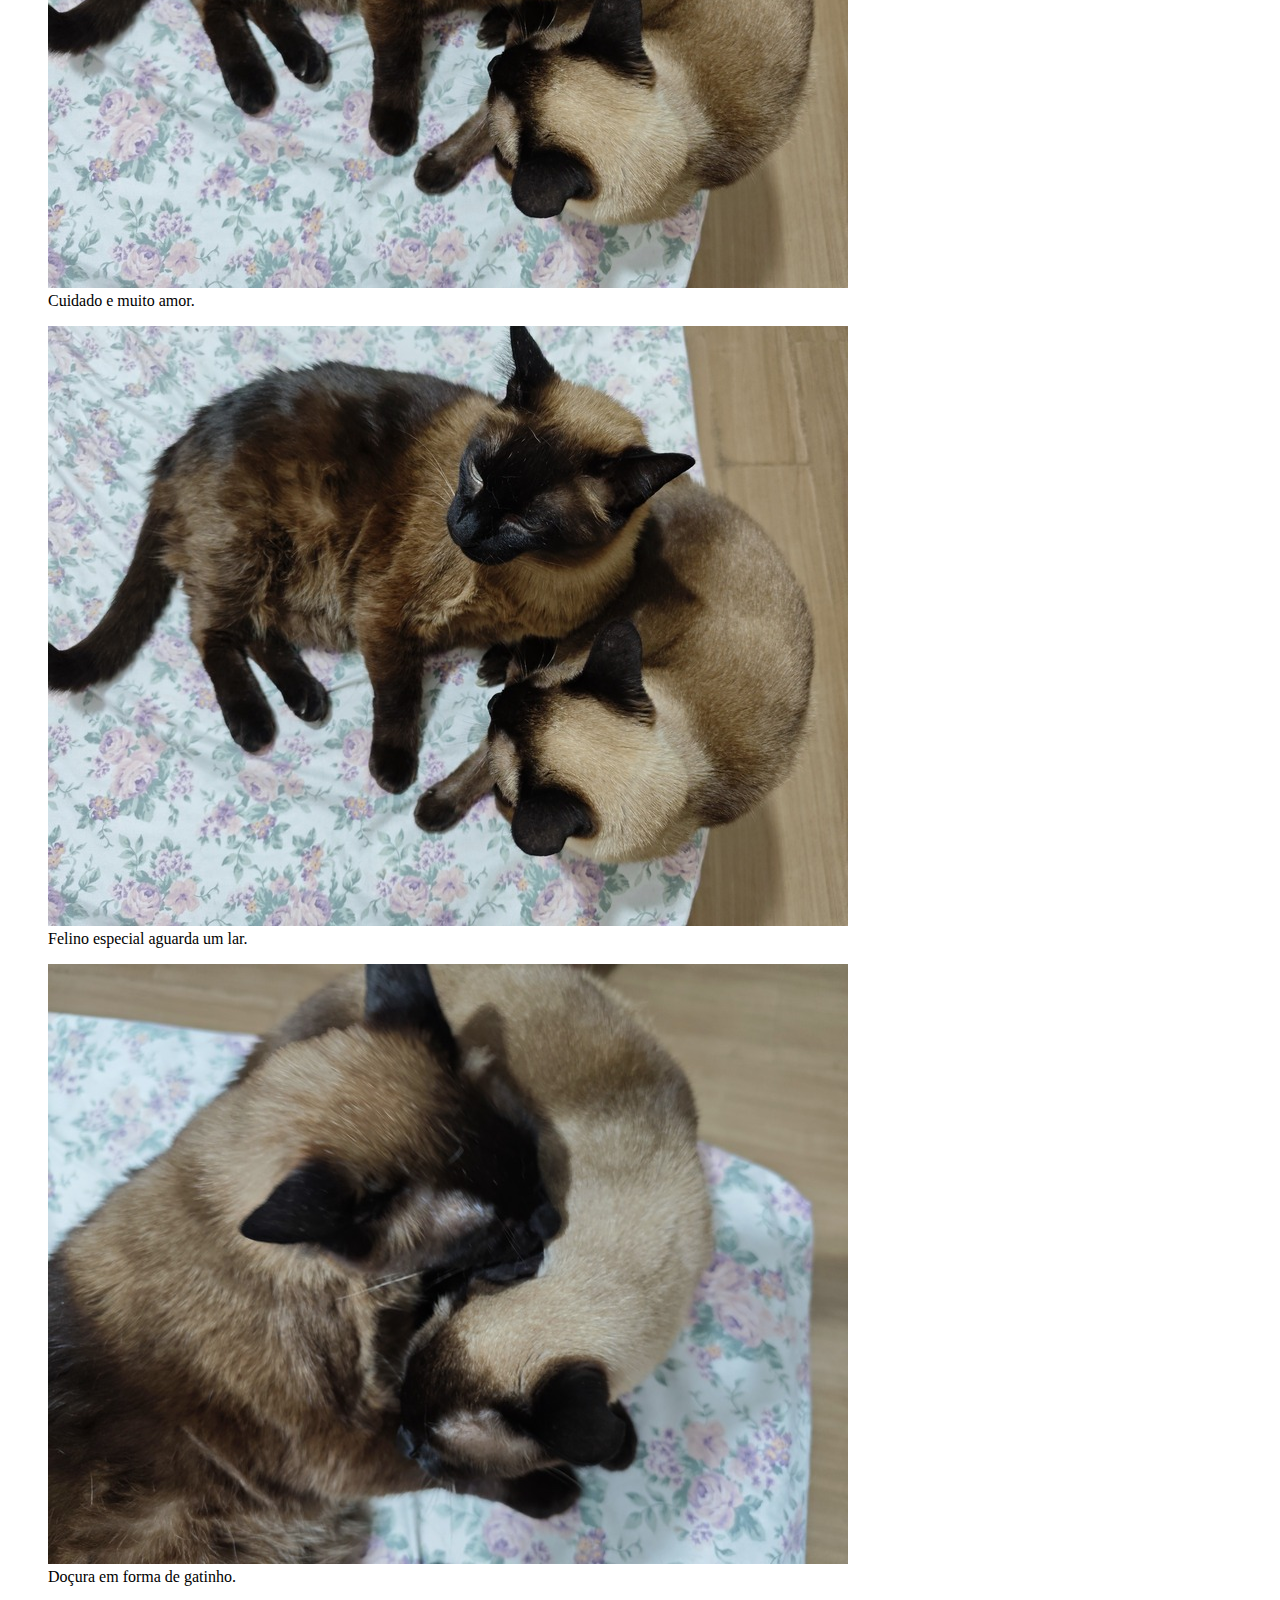
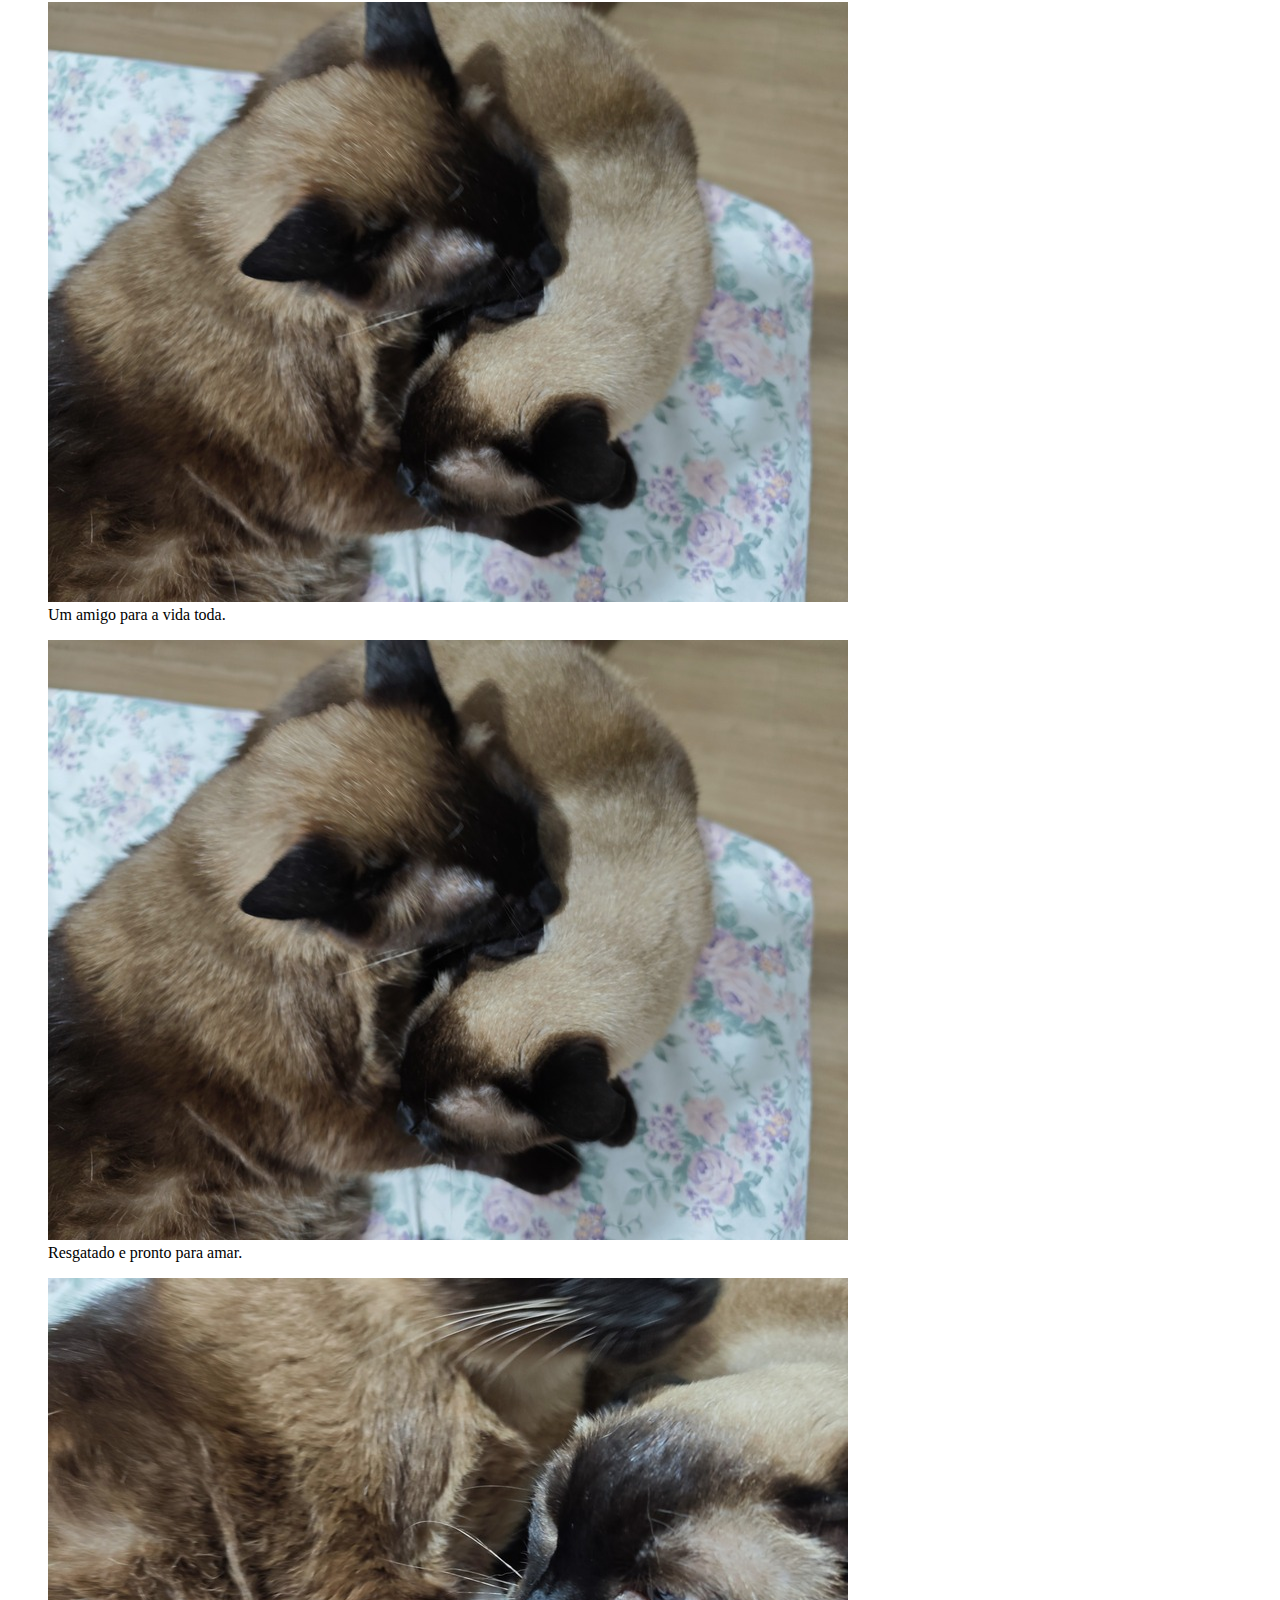
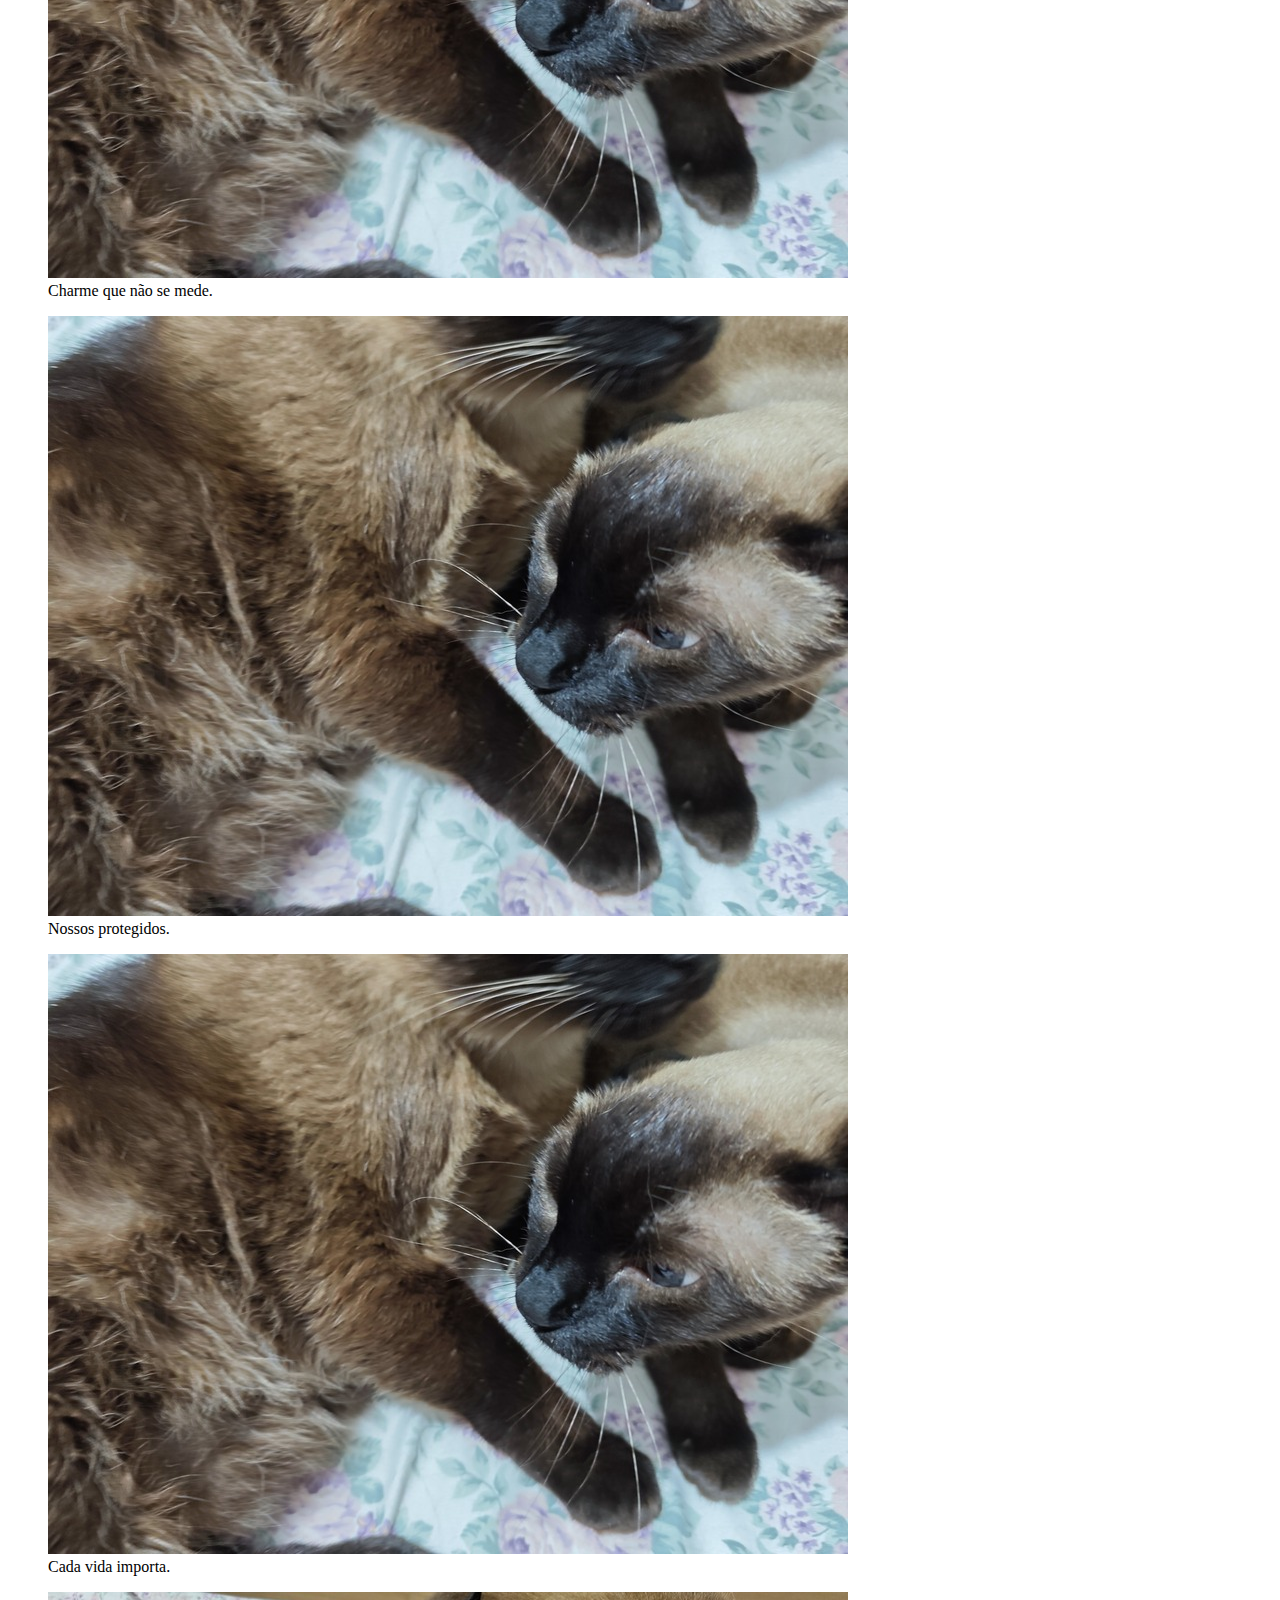
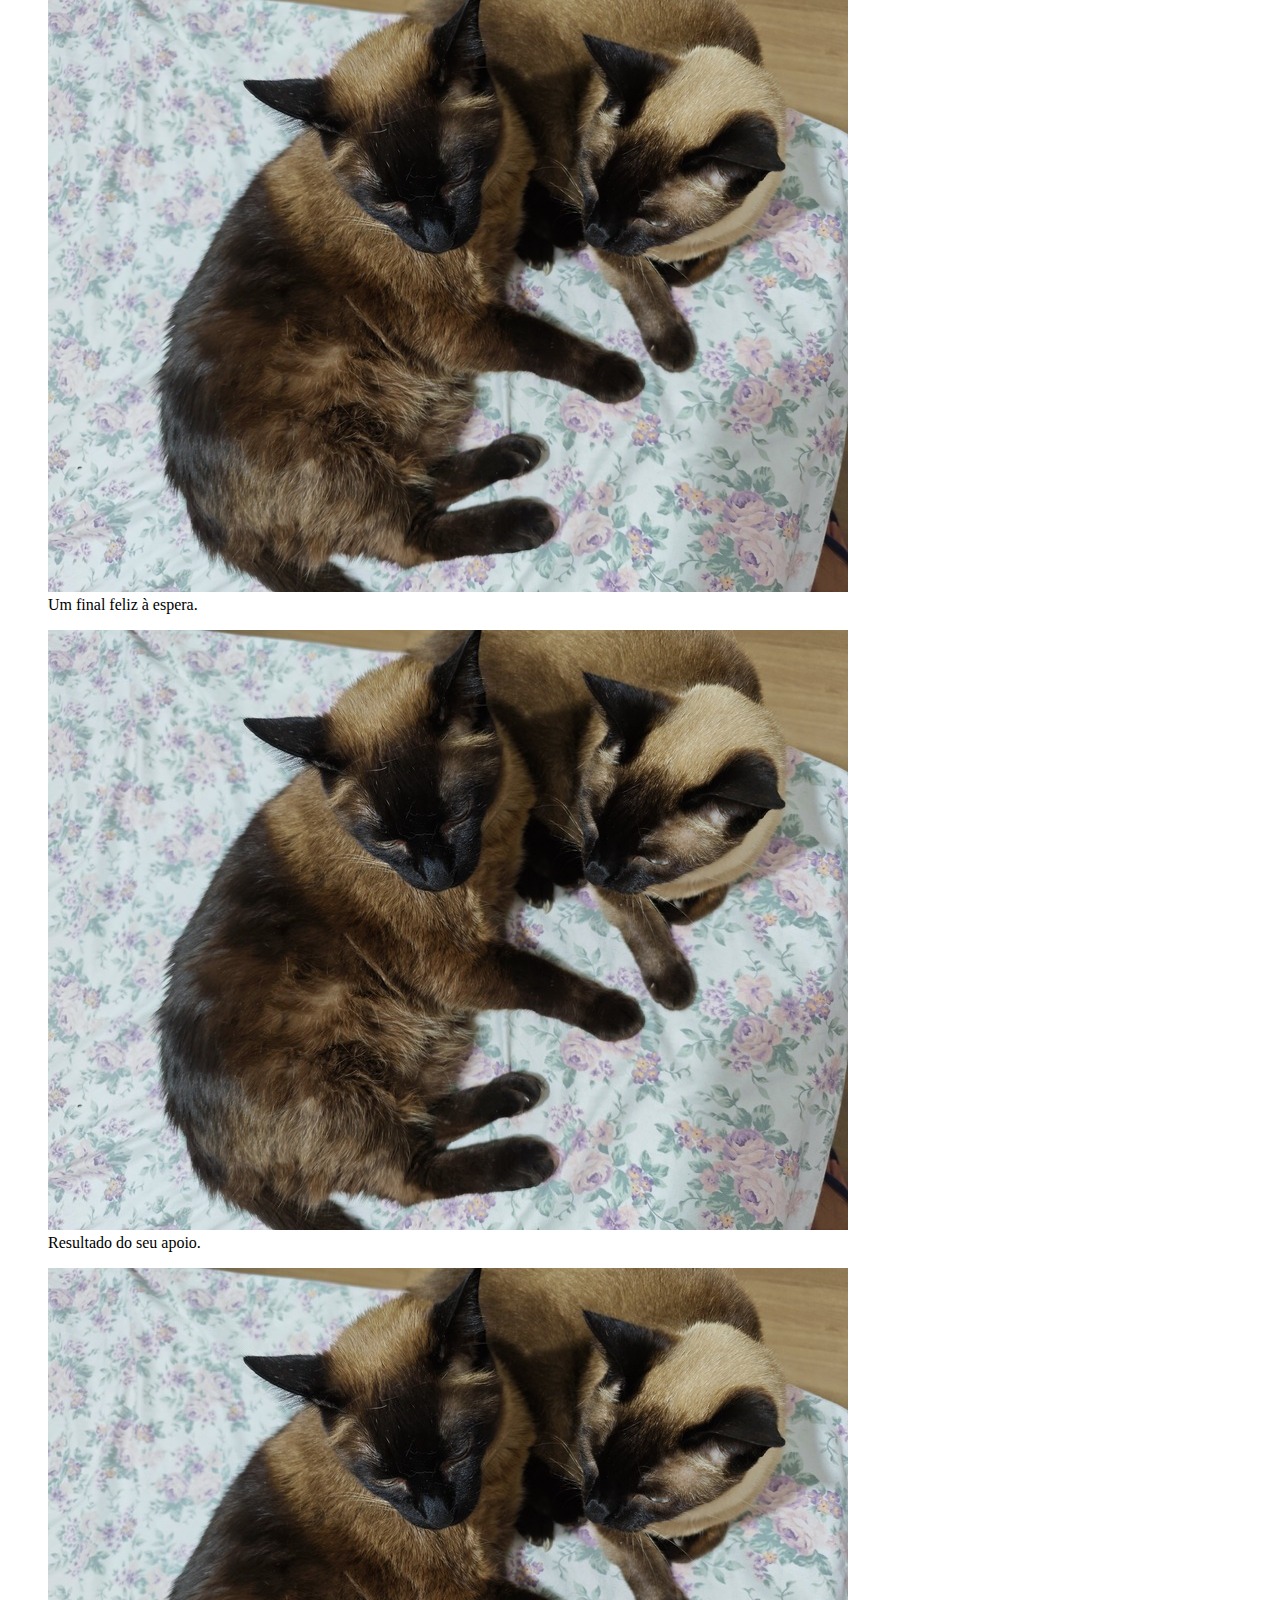
<file: sobre.html>
<!DOCTYPE html>
<html lang="pt-BR">
<head>
    <meta charset="UTF-8">
    <meta name="viewport" content="width=device-width, initial-scale=1.0">
    <title>Sobre Nós - ONG Gatos Siameses sem Rabinho</title>
    <link rel="icon" href="img/logomini.png" type="image/png">
</head>
<body>

    <header>
        <a href="index.html">
            <img src="img/logolazy.png" alt="Logo da ONG Proteção dos Gatos Siameses sem Rabinho">
        </a>
    </header>

    <nav>
        <h2>Menu Principal</h2>
        <ul>
            <li><a href="index.html">Início</a></li>
            <li><a href="sobre.html">Sobre a organização</a></li>
            <li><a href="projetos.html">Projetos sociais</a></li>
            <li><a href="voluntariado.html">Voluntariado</a></li>
            <li><a href="doacoes.html">Como doar</a></li>
            <li><a href="transparencia.html">Transparência</a></li>
            <li><a href="blog.html">Blog/Notícias</a></li>
            <li><a href="contato.html">Contato</a></li>
        </ul>
    </nav>

    <main>
        <h1>Nossa História</h1>

        <section>
            <h2>Uma Causa Rara e Especial</h2>
            <p>A característica da "cauda curta" em gatos siameses é resultado de uma mutação genética rara. Infelizmente, por serem "diferentes", esses animais têm uma taxa de abandono 40% maior. Nossa ONG nasceu para mudar essa realidade, mostrando que o amor não se mede pelo tamanho da cauda.</p>
            <p>Nossa missão é resgatar, cuidar e encontrar lares responsáveis para esses felinos únicos, garantindo que sejam vistos como o charme especial que são.</p>
        </section>

        <section>
            <h2>Galeria de Nossos Resgatados</h2>
            <p>Veja alguns dos anjinhos que já passaram por nossos cuidados e hoje têm um lar feliz!</p>

            <figure>
                <picture>
                    <source media="(max-width: 600px)" srcset="img/gato-01.jpg">
                    <img src="img/gato-01.jpg" alt="Foto de um gato siamês resgatado pela ONG">
                </picture>
                <figcaption>Olhares que pedem um lar.</figcaption>
            </figure>
            <figure>
                <picture>
                    <source media="(max-width: 600px)" srcset="img/gato-02.jpg">
                    <img src="img/gato-02.jpg" alt="Foto de um gato siamês resgatado pela ONG">
                </picture>
                <figcaption>Carinho em forma de felino.</figcaption>
            </figure>
            
            <figure><picture><source media="(max-width: 600px)" srcset="img/gato-03.jpg"><img src="img/gato-03.jpg" alt="Foto de um gato siamês resgatado pela ONG"></picture><figcaption>Pronto para uma nova família.</figcaption></figure>
            <figure><picture><source media="(max-width: 600px)" srcset="img/gato-04.jpg"><img src="img/gato-04.jpg" alt="Foto de um gato siamês resgatado pela ONG"></picture><figcaption>Uma segunda chance para amar.</figcaption></figure>
            <figure><picture><source media="(max-width: 600px)" srcset="img/gato-05.jpg"><img src="img/gato-05.jpg" alt="Foto de um gato siamês resgatado pela ONG"></picture><figcaption>Beleza rara e especial.</figcaption></figure>
            <figure><picture><source media="(max-width: 600px)" srcset="img/gato-06.jpg"><img src="img/gato-06.jpg" alt="Foto de um gato siamês resgatado pela ONG"></picture><figcaption>Esperando por um carinho.</figcaption></figure>
            <figure><picture><source media="(max-width: 600px)" srcset="img/gato-07.jpg"><img src="img/gato-07.jpg" alt="Foto de um gato siamês resgatado pela ONG"></picture><figcaption>Amor incondicional.</figcaption></figure>
            <figure><picture><source media="(max-width: 600px)" srcset="img/gato-08.jpg"><img src="img/gato-08.jpg" alt="Foto de um gato siamês resgatado pela ONG"></picture><figcaption>Companheiro para toda a vida.</figcaption></figure>
            <figure><picture><source media="(max-width: 600px)" srcset="img/gato-09.jpg"><img src="img/gato-09.jpg" alt="Foto de um gato siamês resgatado pela ONG"></picture><figcaption>Salvo pelo seu apoio.</figcaption></figure>
            <figure><picture><source media="(max-width: 600px)" srcset="img/gato-10.jpg"><img src="img/gato-10.jpg" alt="Foto de um gato siamês resgatado pela ONG"></picture><figcaption>Gatinho cheio de esperança.</figcaption></figure>
            <figure><picture><source media="(max-width: 600px)" srcset="img/gato-11.jpg"><img src="img/gato-11.jpg" alt="Foto de um gato siamês resgatado pela ONG"></picture><figcaption>Uma história de superação.</figcaption></figure>
            <figure><picture><source media="(max-width: 600px)" srcset="img/gato-12.jpg"><img src="img/gato-12.jpg" alt="Foto de um gato siamês resgatado pela ONG"></picture><figcaption>Adote, não compre.</figcaption></figure>
            <figure><picture><source media="(max-width: 600px)" srcset="img/gato-13.jpg"><img src="img/gato-13.jpg" alt="Foto de um gato siamês resgatado pela ONG"></picture><figcaption>Cuidado e muito amor.</figcaption></figure>
            <figure><picture><source media="(max-width: 600px)" srcset="img/gato-14.jpg"><img src="img/gato-14.jpg" alt="Foto de um gato siamês resgatado pela ONG"></picture><figcaption>Felino especial aguarda um lar.</figcaption></figure>
            <figure><picture><source media="(max-width: 600px)" srcset="img/gato-15.jpg"><img src="img/gato-15.jpg" alt="Foto de um gato siamês resgatado pela ONG"></picture><figcaption>Doçura em forma de gatinho.</figcaption></figure>
            <figure><picture><source media="(max-width: 600px)" srcset="img/gato-16.jpg"><img src="img/gato-16.jpg" alt="Foto de um gato siamês resgatado pela ONG"></picture><figcaption>Um amigo para a vida toda.</figcaption></figure>
            <figure><picture><source media="(max-width: 600px)" srcset="img/gato-17.jpg"><img src="img/gato-17.jpg" alt="Foto de um gato siamês resgatado pela ONG"></picture><figcaption>Resgatado e pronto para amar.</figcaption></figure>
            <figure><picture><source media="(max-width: 600px)" srcset="img/gato-18.jpg"><img src="img/gato-18.jpg" alt="Foto de um gato siamês resgatado pela ONG"></picture><figcaption>Charme que não se mede.</figcaption></figure>
            <figure><picture><source media="(max-width: 600px)" srcset="img/gato-19.jpg"><img src="img/gato-19.jpg" alt="Foto de um gato siamês resgatado pela ONG"></picture><figcaption>Nossos protegidos.</figcaption></figure>
            <figure><picture><source media="(max-width: 600px)" srcset="img/gato-20.jpg"><img src="img/gato-20.jpg" alt="Foto de um gato siamês resgatado pela ONG"></picture><figcaption>Cada vida importa.</figcaption></figure>
            <figure><picture><source media="(max-width: 600px)" srcset="img/gato-21.jpg"><img src="img/gato-21.jpg" alt="Foto de um gato siamês resgatado pela ONG"></picture><figcaption>Um final feliz à espera.</figcaption></figure>
            <figure><picture><source media="(max-width: 600px)" srcset="img/gato-22.jpg"><img src="img/gato-22.jpg" alt="Foto de um gato siamês resgatado pela ONG"></picture><figcaption>Resultado do seu apoio.</figcaption></figure>
            <figure><picture><source media="(max-width: 600px)" srcset="img/gato-23.jpg"><img src="img/gato-23.jpg" alt="Foto de um gato siamês resgatado pela ONG"></picture><figcaption>Puro amor e gratidão.</figcaption></figure>
            <figure><picture><source media="(max-width: 600px)" srcset="img/gato-24.jpg"><img src="img/gato-24.jpg" alt="Foto de um gato siamês resgatado pela ONG"></picture><figcaption>Fazendo a diferença, um a um.</figcaption></figure>
            <figure><picture><source media="(max-width: 600px)" srcset="img/gato-25.jpg"><img src="img/gato-25.jpg" alt="Foto de um gato siamês resgatado pela ONG"></picture><figcaption>Gatinho cheio de personalidade.</figcaption></figure>
            <figure><picture><source media="(max-width: 600px)" srcset="img/gato-26.jpg"><img src="img/gato-26.jpg" alt="Foto de um gato siamês resgatado pela ONG"></picture><figcaption>Pronto para o sofá e o carinho.</figcaption></figure>
            <figure><picture><source media="(max-width: 600px)" srcset="img/gato-27.jpg"><img src="img/gato-27.jpg" alt="Foto de um gato siamês resgatado pela ONG"></picture><figcaption>Alegria que contagia.</figcaption></figure>
            <figure><picture><source media="(max-width: 600px)" srcset="img/gato-28.jpg"><img src="img/gato-28.jpg" alt="Foto de um gato siamês resgatado pela ONG"></picture><figcaption>Um novo começo.</figcaption></figure>
            <figure><picture><source media="(max-width: 600px)" srcset="img/gato-29.jpg"><img src="img/gato-29.jpg" alt="Foto de um gato siamês resgatado pela ONG"></picture><figcaption>Transformando vidas.</figcaption></figure>

        </section>

    </main>
    <p></p>
    <nav>
        <a href="index.html">Página Principal</a>
    </nav>
    <!-- colocando um retorno para a pagina principal -->
    <p>Este site é um projeto acadêmico. A ONG 'Proteção dos Gatos Siameses sem Rabinho', assim como todos os dados e estatísticas apresentados, são fictícios e foram criados exclusivamente para fins educacionais.</p>

</body>
</html>
</file>
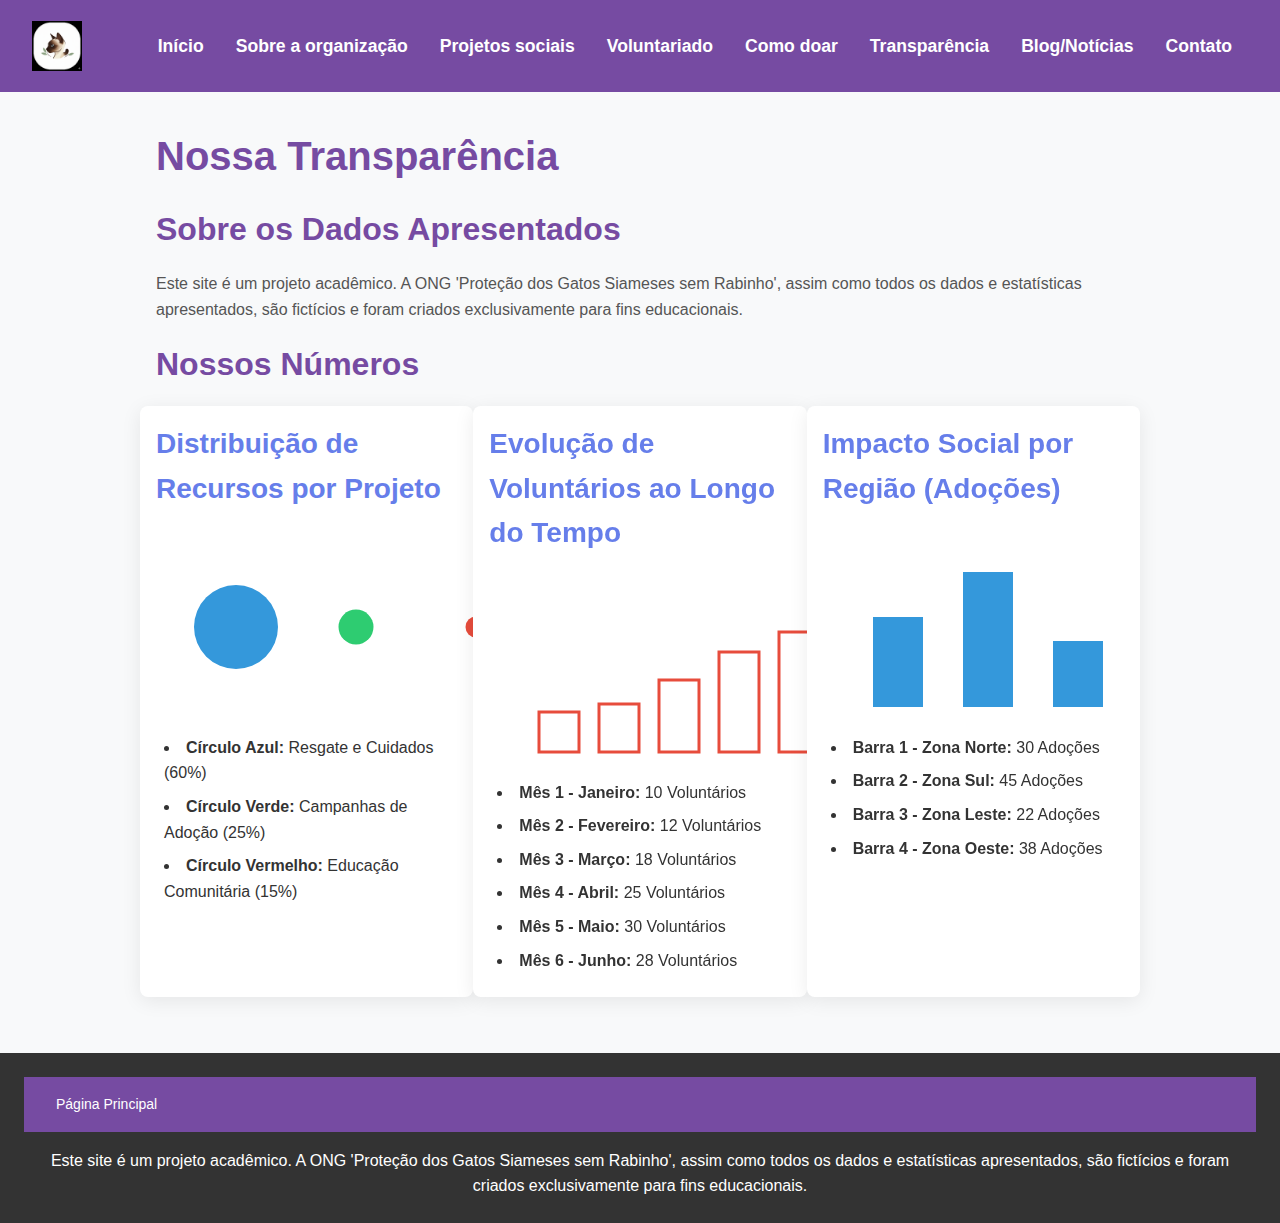
<file: transparencia.html>
<!DOCTYPE html>
<html lang="pt-BR">
        <head>
    <meta charset="UTF-8">
    <meta name="viewport" content="width=device-width, initial-scale=1.0">
    <title>Transparência - ONG Gatos Siameses sem Rabinho</title>
    <link rel="icon" href="img/logomini.png" type="image/png">
    
    <link rel="stylesheet" href="css/styles.css">
</head>
<body>

    <nav>
        <a href="index.html" class="logo-nav">
            <img src="img/logomini.png" alt="Logo Mini da ONG">
        </a>
        
        <h2>Menu Principal</h2>
        
        <ul>
            <li><a href="index.html">Início</a></li>
            <li><a href="sobre.html">Sobre a organização</a></li>
            <li><a href="projetos.html">Projetos sociais</a></li>
            <li><a href="voluntariado.html">Voluntariado</a></li>
            <li><a href="doacoes.html">Como doar</a></li>
            <li><a href="transparencia.html">Transparência</a></li>
            <li><a href="blog.html">Blog/Notícias</a></li>
            <li><a href="contato.html">Contato</a></li>
        </ul>

        <button class="menu-hamburguer" onclick="toggleMenu()">&#9776;</button>

    </nav>

    <ul class="nav-links-mobile" id="nav-links-mobile">
        <li><a href="index.html">Início</a></li>
        <li><a href="sobre.html">Sobre a organização</a></li>
        <li><a href="projetos.html">Projetos sociais</a></li>
        <li><a href="voluntariado.html">Voluntariado</a></li>
        <li><a href="doacoes.html">Como doar</a></li>
        <li><a href="transparencia.html">Transparência</a></li>
        <li><a href="blog.html">Blog/Notícias</a></li>
        <li><a href="contato.html">Contato</a></li>
    </ul>
    <main>
        <h1>Nossa Transparência</h1>

        <section>
            <h2>Sobre os Dados Apresentados</h2>
            <p>Este site é um projeto acadêmico. A ONG 'Proteção dos Gatos Siameses sem Rabinho', assim como todos os dados e estatísticas apresentados, são fictícios e foram criados exclusivamente para fins educacionais.</p>
        </section>

        <section>
            <h2>Nossos Números</h2>
            
            <div class="row">

                <article class="card col-lg-4 col-md-6">
                    <h3>Distribuição de Recursos por Projeto</h3>
                    <canvas id="graficoDistribuicao" width="400" height="200">
                        Seu navegador não suporta o elemento canvas.
                    </canvas>
                    <ul>
                        <li><b>Círculo Azul:</b> Resgate e Cuidados (60%)</li>
                        <li><b>Círculo Verde:</b> Campanhas de Adoção (25%)</li>
                        <li><b>Círculo Vermelho:</b> Educação Comunitária (15%)</li>
                    </ul>
                </article>
                
                <article class="card col-lg-4 col-md-6">
                    <h3>Evolução de Voluntários ao Longo do Tempo</h3>
                    <canvas id="graficoEvolucao" width="400" height="200">
                        Seu navegador não suporta o elemento canvas.
                    </canvas>
                    <ul>
                        <li><b>Mês 1 - Janeiro:</b> 10 Voluntários</li>
                        <li><b>Mês 2 - Fevereiro:</b> 12 Voluntários</li>
                        <li><b>Mês 3 - Março:</b> 18 Voluntários</li>
                        <li><b>Mês 4 - Abril:</b> 25 Voluntários</li>
                        <li><b>Mês 5 - Maio:</b> 30 Voluntários</li>
                        <li><b>Mês 6 - Junho:</b> 28 Voluntários</li>
                    </ul>
                </article>

                <article class="card col-lg-4 col-md-6">
                    <h3>Impacto Social por Região (Adoções)</h3>
                    <canvas id="graficoBarras" width="400" height="200">
                        Seu navegador não suporta o elemento canvas.
                    </canvas>
                    <ul>
                        <li><b>Barra 1 - Zona Norte:</b> 30 Adoções</li>
                        <li><b>Barra 2 - Zona Sul:</b> 45 Adoções</li>
                        <li><b>Barra 3 - Zona Leste:</b> 22 Adoções</li>
                        <li><b>Barra 4 - Zona Oeste:</b> 38 Adoções</li>
                    </ul>
                </article>
            </div> </section>

    </main>

<footer>
    <nav class="nav-footer">
        <a href="index.html">Página Principal</a>
    </nav>
            <p>Este site é um projeto acadêmico. A ONG 'Proteção dos Gatos Siameses sem Rabinho', assim como todos os dados e estatísticas apresentados, são fictícios e foram criados exclusivamente para fins educacionais.</p>
</footer>

    <script>
        function toggleMenu() {
            var links = document.getElementById("nav-links-mobile");
            links.classList.toggle("ativo");
        }
    </script>
    <script>
        // Gráfico 1: Distribuição de Recursos, usando o exemplo do Círculo
        function desenharGraficoDistribuicao() {
            const canvas = document.getElementById('graficoDistribuicao');
            const ctx = canvas.getContext('2d');
            const dados = [
                { valor: 60, cor: '#3498db' }, // Azul
                { valor: 25, cor: '#2ecc71' }, // Verde
                { valor: 15, cor: '#e74c3c' }  // Vermelho
            ];
            let posicaoX = 80;

            dados.forEach(item => {
                const raioCirculo = item.valor * 0.7; 
                ctx.beginPath();
                ctx.arc(posicaoX, 100, raioCirculo, 0, 2 * Math.PI);
                ctx.fillStyle = item.cor;
                ctx.fill();
                posicaoX += 120;
            });
        }

        // Gráfico 2: Evolução de Voluntários, usando o exemplo do Retângulo com Borda
        function desenharGraficoEvolucao() {
            const canvas = document.getElementById('graficoEvolucao');
            const ctx = canvas.getContext('2d');
            const dados = [10, 12, 18, 25, 30, 28];
            const larguraRetangulo = 40;
            const espaco = 20;

            dados.forEach((dado, i) => {
                const alturaRetangulo = dado * 4;
                const x = 50 + i * (larguraRetangulo + espaco);
                const y = 180 - alturaRetangulo;
                ctx.strokeStyle = '#e74c3c';
                ctx.lineWidth = 3;
                ctx.strokeRect(x, y, larguraRetangulo, alturaRetangulo);
            });
        }
        
        // Gráfico 3: Impacto Social, usando o exemplo do Retângulo Preenchido
        function desenharGraficoBarras() {
            const canvas = document.getElementById('graficoBarras');
            const ctx = canvas.getContext('2d');
            const dados = [30, 45, 22, 38];
            const larguraBarra = 50;
            const espaco = 40;

            dados.forEach((dado, i) => {
                const alturaBarra = dado * 3;
                const x = 50 + i * (larguraBarra + espaco);
                const y = 180 - alturaBarra;
                ctx.fillStyle = '#3498db';
                ctx.fillRect(x, y, larguraBarra, alturaBarra);
            });
        }

        desenharGraficoDistribuicao();
        desenharGraficoEvolucao();
        desenharGraficoBarras();
    </script>

</body>
</html>
</file>
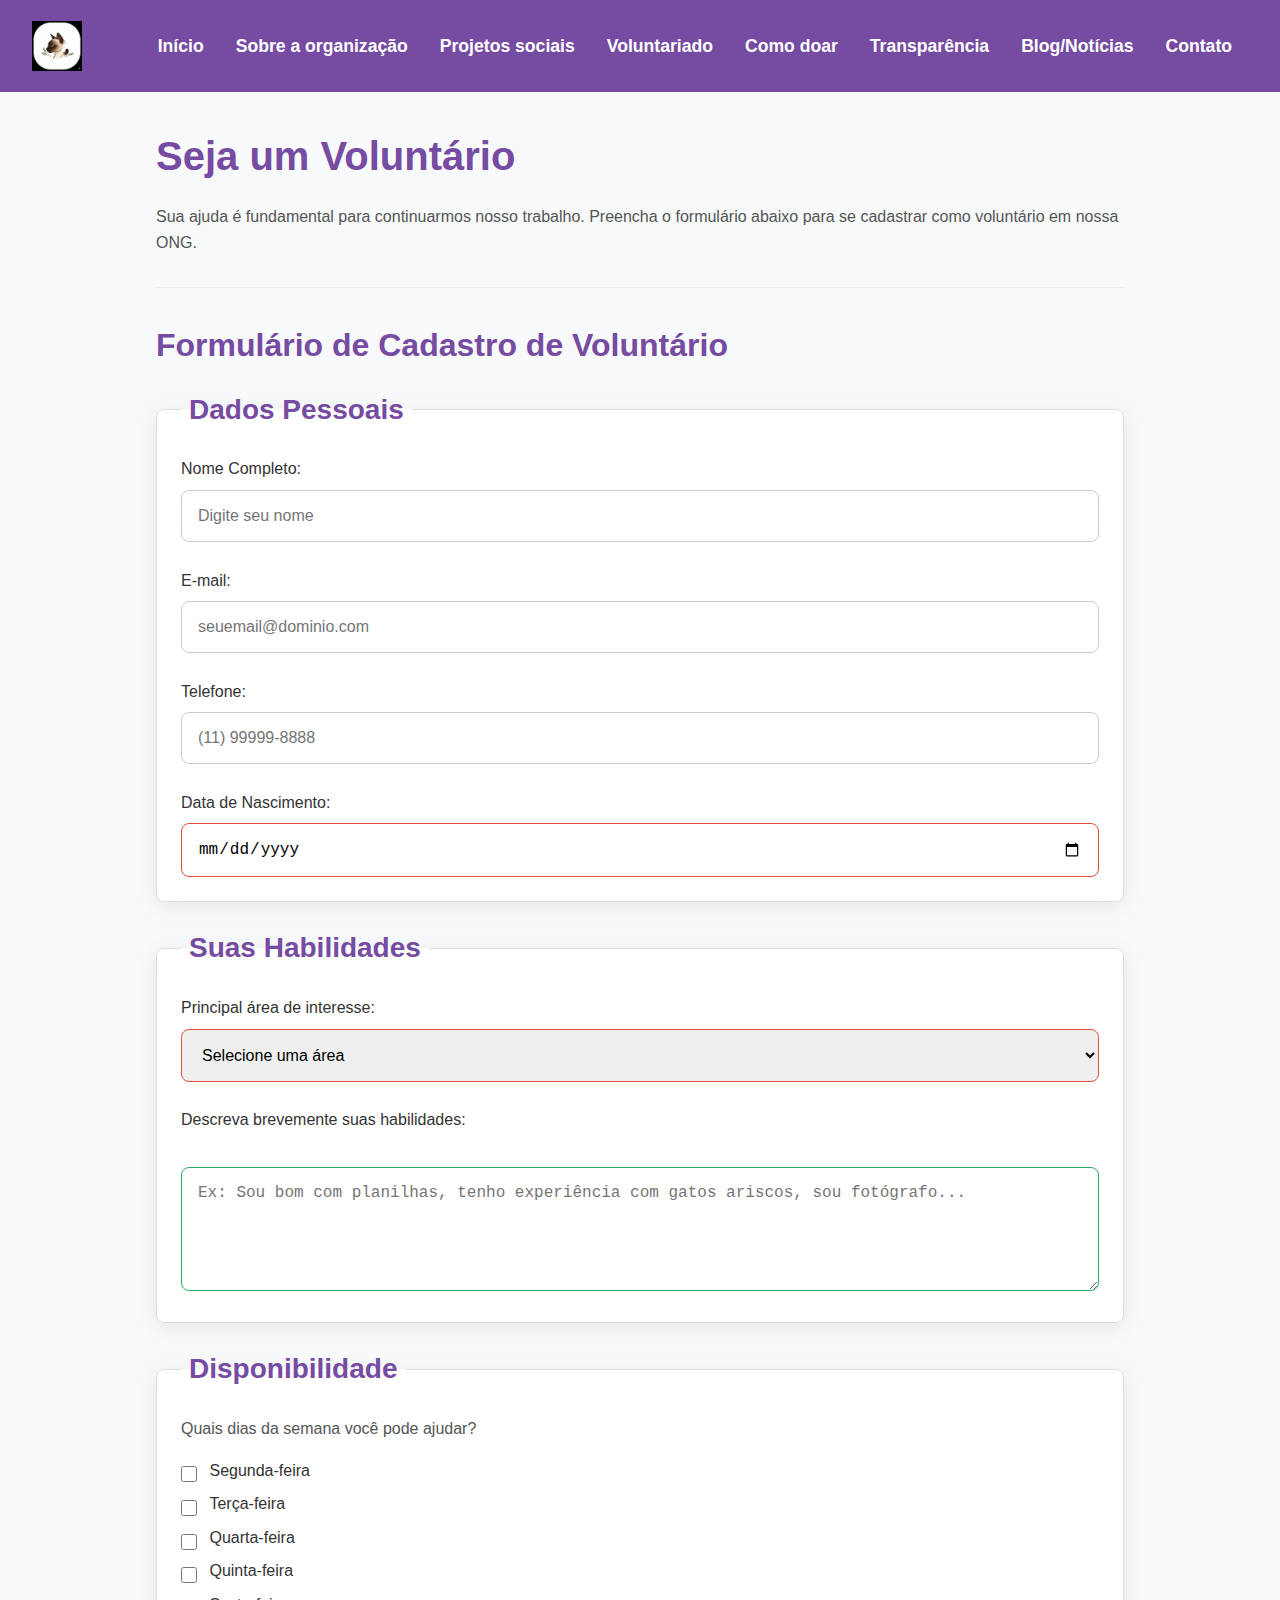
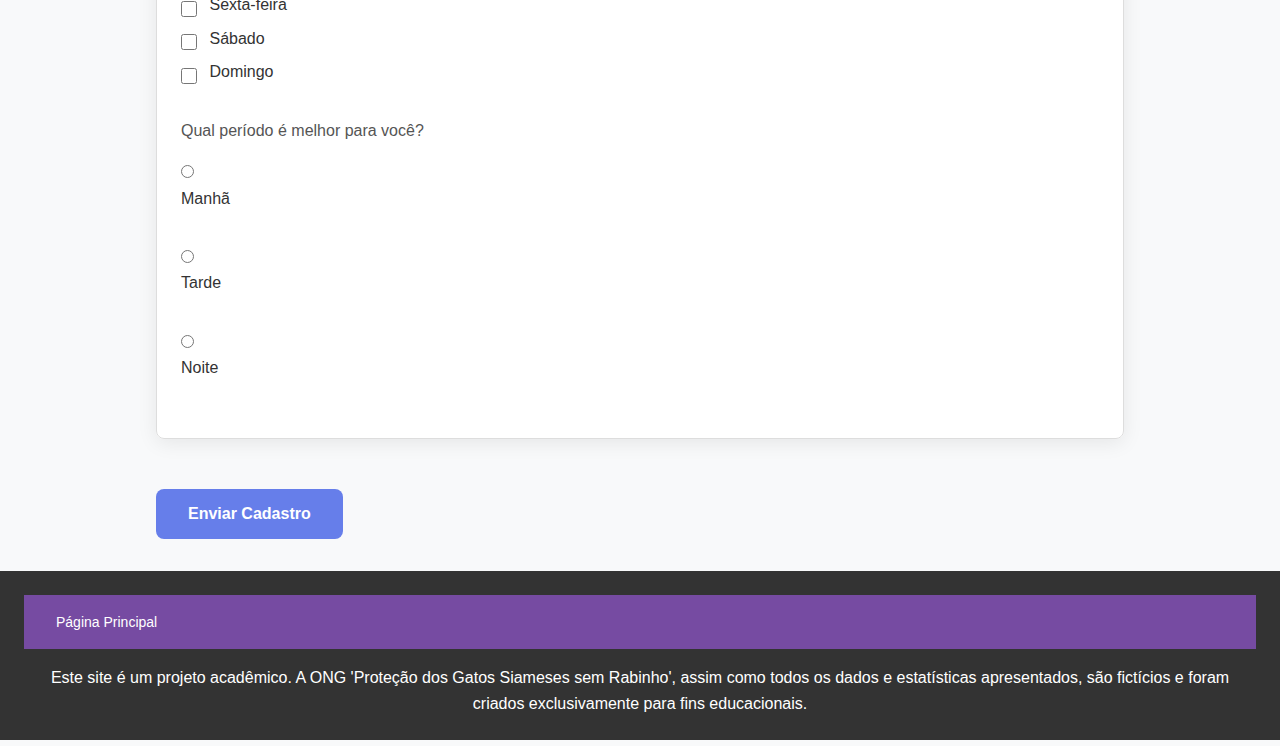
<file: voluntariado.html>
<!DOCTYPE html>
<html lang="pt-BR">
        <head>
    <meta charset="UTF-8">
    <meta name="viewport" content="width=device-width, initial-scale=1.0">
    <title>Seja Voluntário - ONG Gatos Siameses sem Rabinho</title>
    <link rel="icon" href="img/logomini.png" type="image/png">

    <link rel="stylesheet" href="css/styles.css">
</head>
<body>

    <nav>
        <a href="index.html" class="logo-nav">
            <img src="img/logomini.png" alt="Logo Mini da ONG">
        </a>
        
        <h2>Menu Principal</h2>
        
        <ul>
            <li><a href="index.html">Início</a></li>
            <li><a href="sobre.html">Sobre a organização</a></li>
            <li><a href="projetos.html">Projetos sociais</a></li>
            <li><a href="voluntariado.html">Voluntariado</a></li>
            <li><a href="doacoes.html">Como doar</a></li>
            <li><a href="transparencia.html">Transparência</a></li>
            <li><a href="blog.html">Blog/Notícias</a></li>
            <li><a href="contato.html">Contato</a></li>
        </ul>

        <button class="menu-hamburguer" onclick="toggleMenu()">&#9776;</button>

    </nav>

    <ul class="nav-links-mobile" id="nav-links-mobile">
        <li><a href="index.html">Início</a></li>
        <li><a href="sobre.html">Sobre a organização</a></li>
        <li><a href="projetos.html">Projetos sociais</a></li>
        <li><a href="voluntariado.html">Voluntariado</a></li>
        <li><a href="doacoes.html">Como doar</a></li>
        <li><a href="transparencia.html">Transparência</a></li>
        <li><a href="blog.html">Blog/Notícias</a></li>
        <li><a href="contato.html">Contato</a></li>
    </ul>

    <main>
        <h1>Seja um Voluntário</h1>
        <p>Sua ajuda é fundamental para continuarmos nosso trabalho. Preencha o formulário abaixo para se cadastrar como voluntário em nossa ONG.</p>

        <hr>

        <section>
            <h2>Formulário de Cadastro de Voluntário</h2>
            <form action="#" method="post">
                
                <fieldset>
                    <legend>Dados Pessoais</legend>
                    <label for="nome_vol">Nome Completo:</label>
                    <input type="text" id="nome_vol" name="nome_vol" placeholder="Digite seu nome" required>
                    <br><br>
                    <label for="email_vol">E-mail:</label>
                    <input type="email" id="email_vol" name="email_vol" placeholder="seuemail@dominio.com" required>
                    <br><br>
                    <label for="tel_vol">Telefone:</label>
                    <input type="tel" id="tel_vol" name="tel_vol" placeholder="(11) 99999-8888" required>
                    <br><br>
                    <label for="nascimento">Data de Nascimento:</label>
                    <input type="date" id="nascimento" name="nascimento" required>
                </fieldset>

                <fieldset>
                    <legend>Suas Habilidades</legend>
                    <label for="area_interesse">Principal área de interesse:</label>
                    <select id="area_interesse" name="area_interesse" required>
                        <option value="" disabled selected>Selecione uma área</option>
                        <option value="cuidados">Cuidados com Animais (limpeza, alimentação)</option>
                        <option value="feira">Feiras de Adoção (logística, entrevista)</option>
                        <option value="transporte">Transporte (resgate, levar ao veterinário)</option>
                        <option value="admin">Administrativo (redes sociais, financeiro)</option>
                        <option value="outra">Outra</option>
                    </select>
                    <br><br>
                    <label for="habilidades">Descreva brevemente suas habilidades:</label><br>
                    <textarea id="habilidades" name="habilidades" rows="5" cols="50" placeholder="Ex: Sou bom com planilhas, tenho experiência com gatos ariscos, sou fotógrafo..."></textarea>
                </fieldset>

                <fieldset>
                    <legend>Disponibilidade</legend>
                    <p>Quais dias da semana você pode ajudar?</p>
                    <input type="checkbox" id="dia_seg" name="dias" value="segunda">
                    <label for="dia_seg">Segunda-feira</label><br>
                    <input type="checkbox" id="dia_ter" name="dias" value="terca">
                    <label for="dia_ter">Terça-feira</label><br>
                    <input type="checkbox" id="dia_qua" name="dias" value="quarta">
                    <label for="dia_qua">Quarta-feira</label><br>
                    <input type="checkbox" id="dia_qui" name="dias" value="quinta">
                    <label for="dia_qui">Quinta-feira</label><br>
                    <input type="checkbox" id="dia_sex" name="dias" value="sexta">
                    <label for="dia_sex">Sexta-feira</label><br>
                    <input type="checkbox" id="dia_sab" name="dias" value="sabado">
                    <label for="dia_sab">Sábado</label><br>
                    <input type="checkbox" id="dia_dom" name="dias" value="domingo">
                    <label for="dia_dom">Domingo</label><br>
                    <br>

                    <p>Qual período é melhor para você?</p>
                    <input type="radio" id="periodo_manha" name="periodo" value="manha" required>
                    <label for="periodo_manha">Manhã</label><br>
                    <input type="radio" id="periodo_tarde" name="periodo" value="tarde">
                    <label for="periodo_tarde">Tarde</label><br>
                    <input type="radio" id="periodo_noite" name="periodo" value="noite">
                    <label for="periodo_noite">Noite</label><br>
                </fieldset>

                <br>
                <button type="submit" class="botao">Enviar Cadastro</button>
            </form>
        </section>
    </main>

    <footer>
        <nav class="nav-footer">
            <a href="index.html">Página Principal</a>
        </nav>
        <p>Este site é um projeto acadêmico. A ONG 'Proteção dos Gatos Siameses sem Rabinho', assim como todos os dados e estatísticas apresentados, são fictícios e foram criados exclusivamente para fins educacionais.</p>
    </footer>

    <script>
        function toggleMenu() {
            var links = document.getElementById("nav-links-mobile");
            links.classList.toggle("ativo");
        }
    </script>
    
</body>
</html>
</file>
<file: css/styles.css>
/* início do css3 - versão para entrega da atividade II */

* {
    margin: 0;
    padding: 0;
    box-sizing: border-box;
}

:root {
    --cor-primaria: #667eea;
    --cor-secundaria: #764ba2;
    --cor-fundo: #f8f9fa;
    --cor-branca: #ffffff;
    --cor-texto-principal: #333;
    --cor-texto-secundario: #555;
    --cor-sucesso: #27ae60;
    --cor-erro: #e74c3c;
    
    /* Fontes */
    --fonte-principal: 'Segoe UI', Tahoma, Geneva, Verdana, sans-serif;
    --fs-h1: 2.5rem;
    --fs-h2: 2rem;
    --fs-h3: 1.75rem;
    --fs-p: 1rem;
    --fs-small: 0.875rem;

    /* Espaçamentos */
    --esp-1: 8px;
    --esp-2: 16px;
    --esp-3: 24px;
    --esp-4: 32px;
    --esp-5: 48px;
    --esp-6: 64px;

    /* Bordas */
    --border-radius: 8px;

    --sombra-suave: 0 4px 20px rgba(0, 0, 0, 0.08); 
}

body {
    font-family: var(--fonte-principal);
    background-color: var(--cor-fundo);
    color: var(--cor-texto-principal);
    line-height: 1.6;
    
    display:grid;
    grid-template-rows: auto 1fr auto; 
    grid-template-columns: 1fr;
    grid-template-areas:
        "nav"
        "main"
        "footer";
    min-height: 100vh;
}

h1, h2, h3 {
    font-size: var(--fs-h1);
    margin-bottom: var(--esp-2);
    color: var(--cor-secundaria)
}

h1 {
    font-size: var(--fs-h1);
}

h2 {
    font-size: var(--fs-h2);
}

h3 {
    font-size: var(--fs-h3);
}   

p {
    font-size: var(--fs-p);
    margin-bottom: var(--esp-2);
    color: var(--cor-texto-secundario);
}

a {
    color: var(--cor-primaria);
    text-decoration: none;
}

a:hover {
    text-decoration: underline;
}

nav {
    grid-area: nav;
    background-color: var(--cor-secundaria);
    padding: var(--esp-2) var(--esp-4);
    display: flex;
    justify-content: space-between;
    align-items: center;
}

nav h2 {
    position: absolute;
    left: -9999px;
    width: 1px;
    height: 1px;
    overflow: hidden;
}

nav ul {
    display: flex;
    flex-wrap: wrap;
    justify-content: center;
    list-style: none;
}

nav ul li a {
    display: block;
    padding: var(--esp-2);
    color: var(--cor-branca);
    text-decoration: none;
    font-weight: 600; 
    font-size: 1.1rem;
    transition: all 0.3s ease;
}

nav ul li a:hover {
    background-color: var(--cor-primaria);
    transform: translateY(-2px);
    text-decoration: none;
}

main {
    grid-area: main;
    padding: var(--esp-4) var(--esp-2);
    width: 90%;
    max-width: 1000px;
    margin: 0 auto;
}

article {
    background-color: var(--cor-branca);
    padding: var(--esp-3);
    margin-bottom: var(--esp-4);
    border-radius: var(--border-radius);
    box-shadow: var(--sombra-suave); 
}

article header {
    display: block;
    margin-bottom: var(--esp-2);
}

article header h2 {
    font-size: var(--fs-h2);
    color: var(--cor-secundaria);
    margin-bottom: 0;
}

article header time {
    display:block;
    font-size: var(--fs-small);
    color: var(--cor-texto-secundario);
    margin-top: var(--esp-1);
    font-style: italic;
}

hr {
    border: 0;
    height: 1px ;
    border-top: 1px solid #eee;
    margin: var(--esp-4) 0;
}

/* inclusão das ações do botão*/
.botao {
    display: inline-block;
    padding: var(--esp-2) var(--esp-4);
    font-size: var(--fs-p);
    font-weight: bold;
    text-align: center;
    text-decoration: none;
    background-color: var(--cor-primaria);
    color: var(--cor-branca);
    border: none;
    border-radius: var(--border-radius);
    cursor: pointer;
    transition: background-color 0.3s ease;
}

.botao:hover {
    background-color: var(--cor-secundaria);
    border-color: var(--cor-secundaria);
    transform: translateY(-3px);
    box-shadow: var(--sombra-suave);
}

.botao:focus {
    outline: 3px solid var(--cor-primaria);
    outline-offset: 2px;
}

.botao:active {
    transform: translateY(-1px);
}

fieldset {
    background-color: var(--cor-branca);
    border: 1px solid #ddd;
    border-radius: var(--border-radius);
    padding: var(--esp-3);
    margin-bottom: var(--esp-3);
    box-shadow: var(--sombra-suave);    
}

legend {
    font-size: var(--fs-h3);
    font-weight: bold;
    color: var(--cor-secundaria);
    padding: 0 var(--esp-1);
}   

label {
    display: block;
    margin-bottom: var(--esp-1);
    font-weight: 500;
}

input[type="text"],
input[type="email"],
input[type="tel"],
input[type="date"],
input[type="file"],
select,
textarea {
    width: 100%;
    padding: var(--esp-2);
    border: 1px solid #ccc;
    border-radius: var(--border-radius);
    font-size: var(--fs-p);
    transition: all 0.3s ease;
}

input[type="text"]:focus,
input[type="email"]:focus,
input[type="tel"]:focus,
input[type-> "date"]:focus,
input[type="file"]:focus,
select:focus,
textarea:focus {
    border-color: var(--cor-primaria);
    box-shadow: 0 0 0 3px rgba(102, 126, 234, 0.5);
    outline: none;
}

input:valid,
select:valid,
textarea:valid {
    border-color: var(--cor-sucesso);
}

input:invalid:not(:placeholder-shown),
select:invalid:not(:placeholder-shown),
textarea:invalid:not(:placeholder-shown) {
    border-color: var(--cor-erro);
}

/* Fazendo os cards*/
.card {
    background-color: var(--cor-branca);
    border-radius: var(--border-radius);
    box-shadow: var(--sombra-suave);
    padding: var(--esp-3);
    margin-bottom: var(--esp-3);
    transition: transform 0.3s ease, box-shadow 0.3s ease;
    overflow: hidden;
}

.card:hover {
    transform: translateY(-5px);
    box-shadow: 0 10px 30px rgba(0, 0, 0, 0.1);
}

.card h3 {
    color: var(--cor-primaria);
    margin-bottom: var(--esp-2);
}

.card ul {
    list-style-position: inside;
    padding-left: var(--esp-1);
}

.card ul li {
    margin-bottom: var(--esp-1);
}   

footer {
    grid-area: footer;
    background-color:  #333;
    color: var(--cor-branca);
    text-align: center;
    padding: var(--esp-3);
    font-size: var(--fs-small);
}

.nav-footer {
    margin-bottom: var(--esp-2);
}

.nav-footer a {
    color: var(--cor-branca);
    font-weight: 500;
}

input[type="checkbox"] + label {
    display: inline-block;
    margin-left: var(--esp-1);
    vertical-align: middle;
    cursor: pointer;
}

input[type="checkbox"] {
    vertical-align: middle;
    width: 16px;
    height: 16px;
}

form br {
   display: block;
   content: "";
   margin-top: var(--esp-1);
}

article img {
    max-width: 100%;
    height: auto;
    display: block;
    border-radius: var(--border-radius);
    margin-top: var(--esp-2);
}

footer p {
    margin-bottom: 0;
    color: var(--cor-branca);
}

.row {
    display: flex;
    flex-wrap: wrap;
    margin-left: calc(var(--esp-2)* -1);
    margin-right: calc(var(--esp-2)* -1);
}

[class*="col-"] {
    flex: 0 0 100%;
    max-width: 100%;
    padding: var(--esp-2);
}

/* fazendo o breakpoint */
@media (min-width: 576px) {
    .col-sm-3 {
        flex: 0 0 25%;
        max-width: 25%;
    }
    .col-sm-4 {
        flex: 0 0 33.3333%;
        max-width: 33.3333%;
    }
    .col-sm-6 {
        flex: 0 0 50%;
        max-width: 50%;
    }
    .col-sm-12 {
        flex: 0 0 100%;
        max-width: 100%;
    }
}

    @media (min-width: 768px) {
        .col-md-3 {
            flex: 0 0 25%;
            max-width: 25%;
        }
        .col-md-4 {
            flex: 0 0 33.3333%;
            max-width: 33.3333%;
        }
        .col-md-6 {
            flex: 0 0 50%;
            max-width: 50%;
        }
        .col-md-12 {
            flex: 0 0 100%;
            max-width: 100%;
        }
    }

    @media (min-width: 992px) {
        .col-lg-3 {
            flex: 0 0 25%;
            max-width: 25%;
        }
        .col-lg-4 {
            flex: 0 0 33.3333%;
            max-width: 33.3333%;
        }
        .col-lg-6 {
            flex: 0 0 50%;
            max-width: 50%;
        }
        .col-lg-12 {
            flex: 0 0 100%;
            max-width: 100%;
        }
    }

    @media (min-width: 1200px) {
        .col-xl-3 {
            flex: 0 0 25%;
            max-width: 25%;
        }
        .col-xl-4 {
            flex: 0 0 33.3333%;
            max-width: 33.3333%;
        }
        .col-xl-6 {
            flex: 0 0 50%;
            max-width: 50%;
        }
        .col-xl-12 {
            flex: 0 0 100%;
            max-width: 100%;
        }
    }

    @media (min-width: 1400px) {
        .col-xxl-3 {
            flex: 0 0 25%;
            max-width: 25%;
        }
        .col-xxl-4 {
            flex: 0 0 33.3333%;
            max-width: 33.3333%;
        }
        .col-xxl-6 {
            flex: 0 0 50%;
            max-width: 50%;
        }
        .col-xxl-12 {
            flex: 0 0 100%;
            max-width: 100%;
        }
    }

.menu-hamburguer {
    display: none;
    background: none;
    border: none;
    color: var(--cor-branca);
    font-size: 2rem;
    cursor: pointer;
}

.nav-links-mobile {
    display: none;
    list-style: none;
    background-color: var(--cor-secundaria);
    position: absolute;
    top: 66px;
    left: 0;
    width: 100%;
    padding: var(--esp-2) 0;
    box-shadow: 0 5px 10px rgba(0, 0, 0, 0.2);
}
.nav.nav-links-mobile.ativo {
    display: block;
}

.nav-links-mobile li a {
    display: block;
    text-align: center;
    padding: var(--esp-2);
    color: var(--cor-branca);
    text-decoration: none;
    font-weight: 500; 
}
.nav-links-mobile li a:hover {
    background-color: var(--cor-primaria);
}
@media (max-width: 992px) {
    nav > ul {
        display: none;
    }
    .menu-hamburguer {
        display: block;
    }
}

.logo-nav {
    display: block; 
}

.logo-nav img {
    height: 50px; 
    width: auto;
    display: block;
}

/* Estilos para a galeria de fotos */

#galeria-fotos figure {
    background-color: var(--cor-branca);
    margin: 0;
    border-radius: var(--border-radius);
    overflow: hidden;
    box-shadow: var(--sombra-suave);
    transition: all 0.3s ease, box-shadow 0.3s ease;
    overflow: hidden;
    height: 100%;
}

#galeria-fotos figure:hover {
    transform: translateY(-5px);
    box-shadow: 0 10px 30px rgba(0, 0, 0, 0.1);
}

#galeria-fotos figure img {
    width: 100%;
    height: 250px;
    display: block;
    object-fit: cover;
}

#galeria-fotos figure figcaption {
    padding: var(--esp-2);
    text-align: center;
    font-size: var(--fs-small);
    color: var(--cor-texto-secundario);
}
.badge {
    display: inline-block;
    padding: var(--esp-1) var(--esp-2);
    font-size: var(--fs-small);
    font-weight: 600;
    line-height: 1;
    text-align: center;
    white-space: nowrap;
    vertical-align: baseline;
    border-radius: var(--border-radius);
    color: var(--cor-branca)
    background-color: var(--cor-primaria);
}

.tags-container {
    margin-top: var(--esp-1);
}

.alert {
    position: relative;
    padding: var(--esp-2) var(--esp-3);
    margin-bottom: var(--esp-3);
    border-radius: var(--border-radius);
    border: 1px solid transparent;
}

.alert-sucesso {
    background-color: #d4edda;
    color: #155724;
    border-color: var(--cor-sucesso);
}

.alert-sucesso strong {
    color: #155724;
}
</file>
